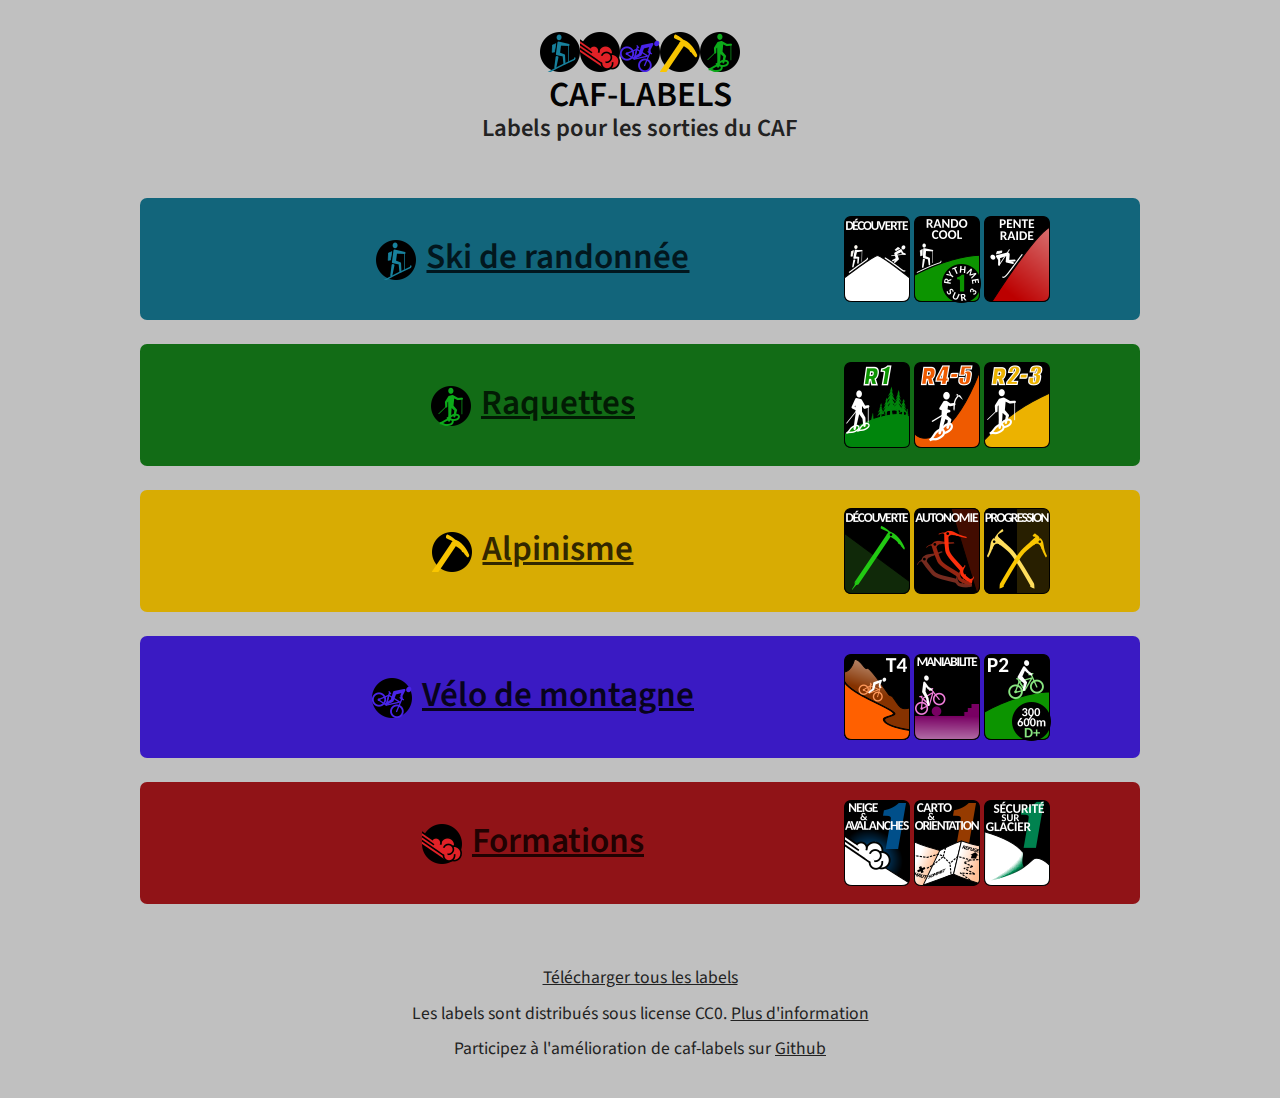
<file: docs/index.html>
<!DOCTYPE html>
<html lang="fr">
<head>
	<meta charset='utf-8' />
	<meta name="viewport" content="width=device-width, initial-scale=1.0" />
	<title>caf-labels</title>
	<meta name="description" content="Labels pour les sorties du CAF">
	<link rel="stylesheet" href="./styles.css">
	<link href="https://fonts.googleapis.com/css?family=Source+Sans+Pro:400,600" rel="stylesheet">
	<link rel="icon" type="image/png" href="racine.ico">
</head>
<body class="racine">
  <header>
		<div id="container">
            <div class="icons">
			    <img src="ski-rando/ski-rando.png" alt="randonneur à ski"/><img src="formations/formations.png" alt="avalanche"/><img src="v2m/v2m.png" alt="vélo de montagne"/><img src="alpi/alpi.png" alt="avalanche"/><img src="raquettes/raquettes.png" alt="raquettiste"/>
            </div>
			<h1>CAF-LABELS</h1>
			<h4>Labels pour les sorties du CAF</h4>
		</div>
	</header>
	<div id="content">
        <a href="./ski-rando">
		  <section class="ski-rando">
			<h2 class="section-link"><img src="ski-rando/ski-rando.png" alt="randonneur à ski"/><span>Ski de randonnée</span></h2>
                <div class="marquee">
                    <div class="marquee-inner"><!--
				        --><img class="small" src="ski-rando/70x90/12-decouverte.png" alt="découverte"/><!--
				        --><img class="small" src="ski-rando/70x90/20-rando-cool.png" alt="rando cool"/><!--
				        --><img class="small" src="ski-rando/70x90/31-pente-raide.png" alt="pente raide"/><!--
				        --><img class="small" src="ski-rando/70x90/32-terrain-alpin.png" alt="terrain alpin"/><!--
				        --><img class="small" src="ski-rando/70x90/51-cinq-skieurs.png" alt="cinq skieurs"/><!--
				        --><img class="small" src="ski-rando/70x90/71-trois-jours.png" alt="trois jours"/><!--
				        --><img class="small" src="ski-rando/70x90/44-nuit-igloo.png" alt="sous igloo"/><!--
                        --><img class="small" src="ski-rando/70x90/12-decouverte.png" alt="découverte"/><!--
                        --><img class="small" src="ski-rando/70x90/20-rando-cool.png" alt="rando cool"/><!--
				        --><img class="small" src="ski-rando/70x90/31-pente-raide.png" alt="pente raide"/><!--
                    --></div>
            </div>
		  </section>
        </a>
        <a href="./raquettes">
		  <section class="raquettes">
			<h2 class="section-link"><img src="raquettes/raquettes.png" alt="raquettiste"/><span>Raquettes</span></h2>
            <div class="marquee">
                <div class="marquee-inner"><!--
				    --><img class="small" src="raquettes/70x90/20-r1.png" alt="R1"/><!--
				    --><img class="small" src="raquettes/70x90/22-r4-r5.png" alt="R4-5"/><!--
				    --><img class="small" src="raquettes/70x90/21-r2-r3.png" alt="R2-3"/><!--
				    --><img class="small" src="raquettes/70x90/20-r1.png" alt="R1"/><!--
				    --><img class="small" src="raquettes/70x90/22-r4-r5.png" alt="R4-5"/><!--
				    --><img class="small" src="raquettes/70x90/21-r2-r3.png" alt="R2-3"/><!--
                --></div>
			</div>
		  </section>
        </a>
        <a href="./alpi">
		  <section class="alpi">
			<h2 class="section-link"><img src="alpi/alpi.png" alt="piolet"/><span>Alpinisme</span></h2>
            <div class="marquee">
                <div class="marquee-inner"><!--
				    --><img class="small" src="alpi/70x90/11-decouverte.png" alt="découerte"/><!--
				    --><img class="small" src="alpi/70x90/13-autonomie.png" alt="autonomie"/><!--
				    --><img class="small" src="alpi/70x90/12-progression.png" alt="progression"/><!--
				    --><img class="small" src="alpi/70x90/11-decouverte.png" alt="decouverte"/><!--
				    --><img class="small" src="alpi/70x90/13-autonomie.png" alt="autonomie"/><!--
				    --><img class="small" src="alpi/70x90/12-progression.png" alt="progression"/><!--
                --></div>
			</div>
		  </section>
        </a>
        <a href="./v2m">
		  <section class="v2m">
			<h2 class="section-link"><img src="v2m/v2m.png" alt="vélo"/><span>Vélo de montagne</span></h2>
            <div class="marquee">
                <div class="marquee-inner"><!--
				        --><img class="small" src="v2m/70x90/22-t4.png" alt="t4"/><!--
				        --><img class="small" src="v2m/70x90/13-maniabilite.png" alt="maniabilite"/><!--
				        --><img class="small" src="v2m/70x90/30-p2.png" alt="p2"/><!--
				        --><img class="small" src="v2m/70x90/15-poussage.png" alt="poussage"/><!--
				        --><img class="small" src="v2m/70x90/21-t3.png" alt="t3"/><!--
				        --><img class="small" src="v2m/70x90/12-mecanique.png" alt="mecanique"/><!--
				        --><img class="small" src="v2m/70x90/11-carto-orientation.png" alt="cartographie et orientation"/><!--
				        --><img class="small" src="v2m/70x90/22-t4.png" alt="t4"/><!--
				        --><img class="small" src="v2m/70x90/13-maniabilite.png" alt="maniabilite"/><!--
				        --><img class="small" src="v2m/70x90/30-p2.png" alt="p2"/><!--
                --></div>
			</div>
		  </section>
        </a>
        <a href="./formations">
		  <section class="formations">
			<h2 class="section-link"><img src="formations/formations.png" alt="avalanche"/><span>Formations</span></h2>
            <div class="marquee">
                <div class="marquee-inner"><!--
				    --><img class="small" src="formations/70x90/80-na1.png" alt="neige & avalanche 1"/><!--
				    --><img class="small" src="formations/70x90/82-co1.png" alt="carto & orientation 1"/><!--
				    --><img class="small" src="formations/70x90/84-sg1.png" alt="sécurité sur glacier 1"/><!--
				    --><img class="small" src="formations/70x90/81-na2.png" alt="neige & avalanche 2"/><!--
				    --><img class="small" src="formations/70x90/83-co2.png" alt="carto & orientation 2"/><!--
				    --><img class="small" src="formations/70x90/85-sg2.png" alt="sécurité sur glacier"/><!--
				    --><img class="small" src="formations/70x90/80-na1.png" alt="neige & avalanche 1"/><!--
				    --><img class="small" src="formations/70x90/82-co1.png" alt="carto & orientation 1"/><!--
				    --><img class="small" src="formations/70x90/84-sg1.png" alt="sécurité sur glacier 1"/><!--

                --></div>
			</div>
		  </section>
        </a>
	</div>
	<footer>
		<div>
			<form action ="./caf-labels.zip" method="get">
				<button type="submit">Télécharger tous les labels</button>
			</form>
		</div>
		<div>
			Les labels sont distribués sous license CC0.
			<a href="https://creativecommons.org/share-your-work/public-domain/cc0" target="_blank" rel="noopener noreferrer">
				Plus d'information
			</a>
		</div>
		<div>
			Participez à l'amélioration de caf-labels sur <a href="https://github.com/Artesonraju/caf-labels" target="_blank" rel="noopener noreferrer">Github</a>
		</div>
	</footer>
  <script src="./script.js"></script>
</html>
</file>
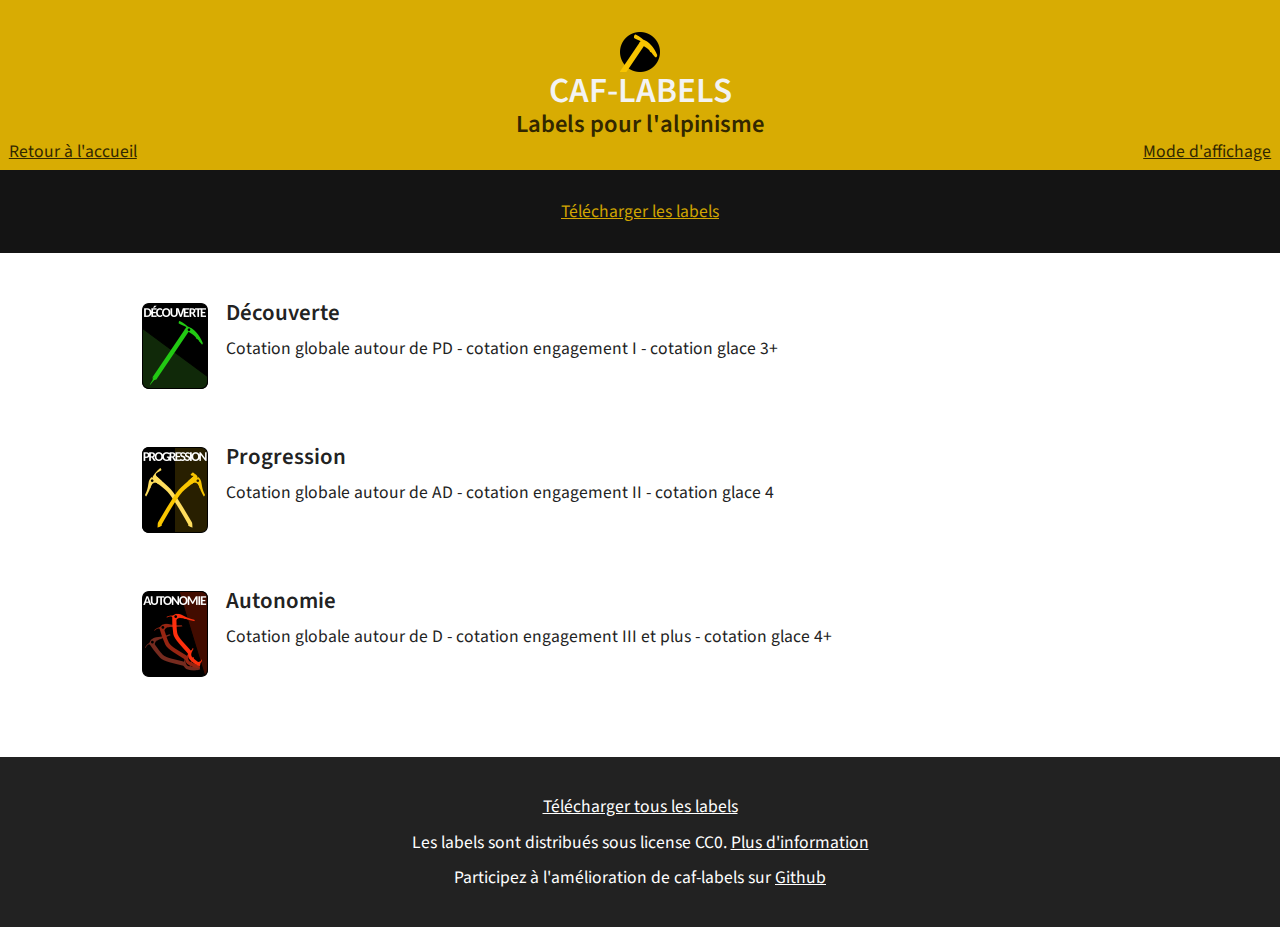
<file: docs/alpi/index.html>
<!DOCTYPE html>
<html lang="fr">
<head>
	<meta charset='utf-8' />
	<meta name="viewport" content="width=device-width, initial-scale=1.0" />
	<title>Alpinisme - caf-labels</title>
	<meta name="description" content="Labels pour l'alpinisme">
	<link rel="stylesheet" href="../styles.css">
	<link href="https://fonts.googleapis.com/css?family=Source+Sans+Pro:400,600" rel="stylesheet">
	<link rel="icon" type="image/png" href="alpi.ico">
</head>
<body class="alpi">
  <header>
		<div id="container">
			<img src="alpi.png" alt="piolet">
			<h1>CAF-LABELS</h1>
			<h4>Labels pour l'alpinisme</h4>
			<a class="back-home" href="..">Retour à l'accueil</a>
			<a class="display-mode" onclick="switchMode()">Mode d'affichage</a>
		</div>
	</header>
	<div id="content">
		<a class="slider previous" onclick="prevSlide()">Précédent</a>
		<a class="slider next" onclick="nextSlide()">Suivant</a>
		<div class="categories">
		    <form action ="caf-labels-alpi.zip" method="get">
			    <button type="submit">Télécharger les labels</button>
		    </form>
        </div>
		<section id="alpi" class="showing">

			<div id="11-decouverte" class="item showing">
				<img class="small" onclick="select('11-decouverte');" src="70x90/11-decouverte.png" alt="découverte" title="Découverte">
				<img onclick="unselect();" class="hidden" src="210x270/11-decouverte.png" alt="découverte" title="Découverte">
				<div>
					<h4>Découverte</h4>
				    <p>Cotation globale autour de PD - cotation engagement I - cotation glace 3+</p>
				</div>
			</div>

			<div id="12-progression" class="item">
				<img class="small" onclick="select('12-progression');" src="70x90/12-progression.png" alt="progression" title="Progression">
				<img onclick="unselect();" class="hidden" src="210x270/12-progression.png" alt="progression" title="Progression">
				<div>
					<h4>Progression</h4>
					<p>Cotation globale autour de AD - cotation engagement II - cotation glace 4</p>
				</div>
			</div>

			<div id="13-autonomie" class="item">
				<img class="small" onclick="select('13-autonomie');" src="70x90/13-autonomie.png" alt="autonomie" title="Autonomie">
				<img onclick="unselect();" class="hidden" src="210x270/13-autonomie.png" alt="autonomie" title="Autonomie">
				<div>
					<h4>Autonomie</h4>
				    <p>Cotation globale autour de D - cotation engagement III et plus - cotation glace 4+</p>
				</div>
			</div>
		</section>
	</div>
	<footer>
		<div>
			<form action ="../caf-labels.zip" method="get">
				<button type="submit">Télécharger tous les labels</button>
			</form>
		</div>
		<div>
			Les labels sont distribués sous license CC0.
			<a href="https://creativecommons.org/share-your-work/public-domain/cc0" target="_blank" rel="noopener noreferrer">
				Plus d'information
			</a>
		</div>
		<div>
			Participez à l'amélioration de caf-labels sur <a href="https://github.com/Artesonraju/caf-labels" target="_blank" rel="noopener noreferrer">Github</a>
		</div>
	</footer>
  <script src="../script.js"></script>
</html>
</file>
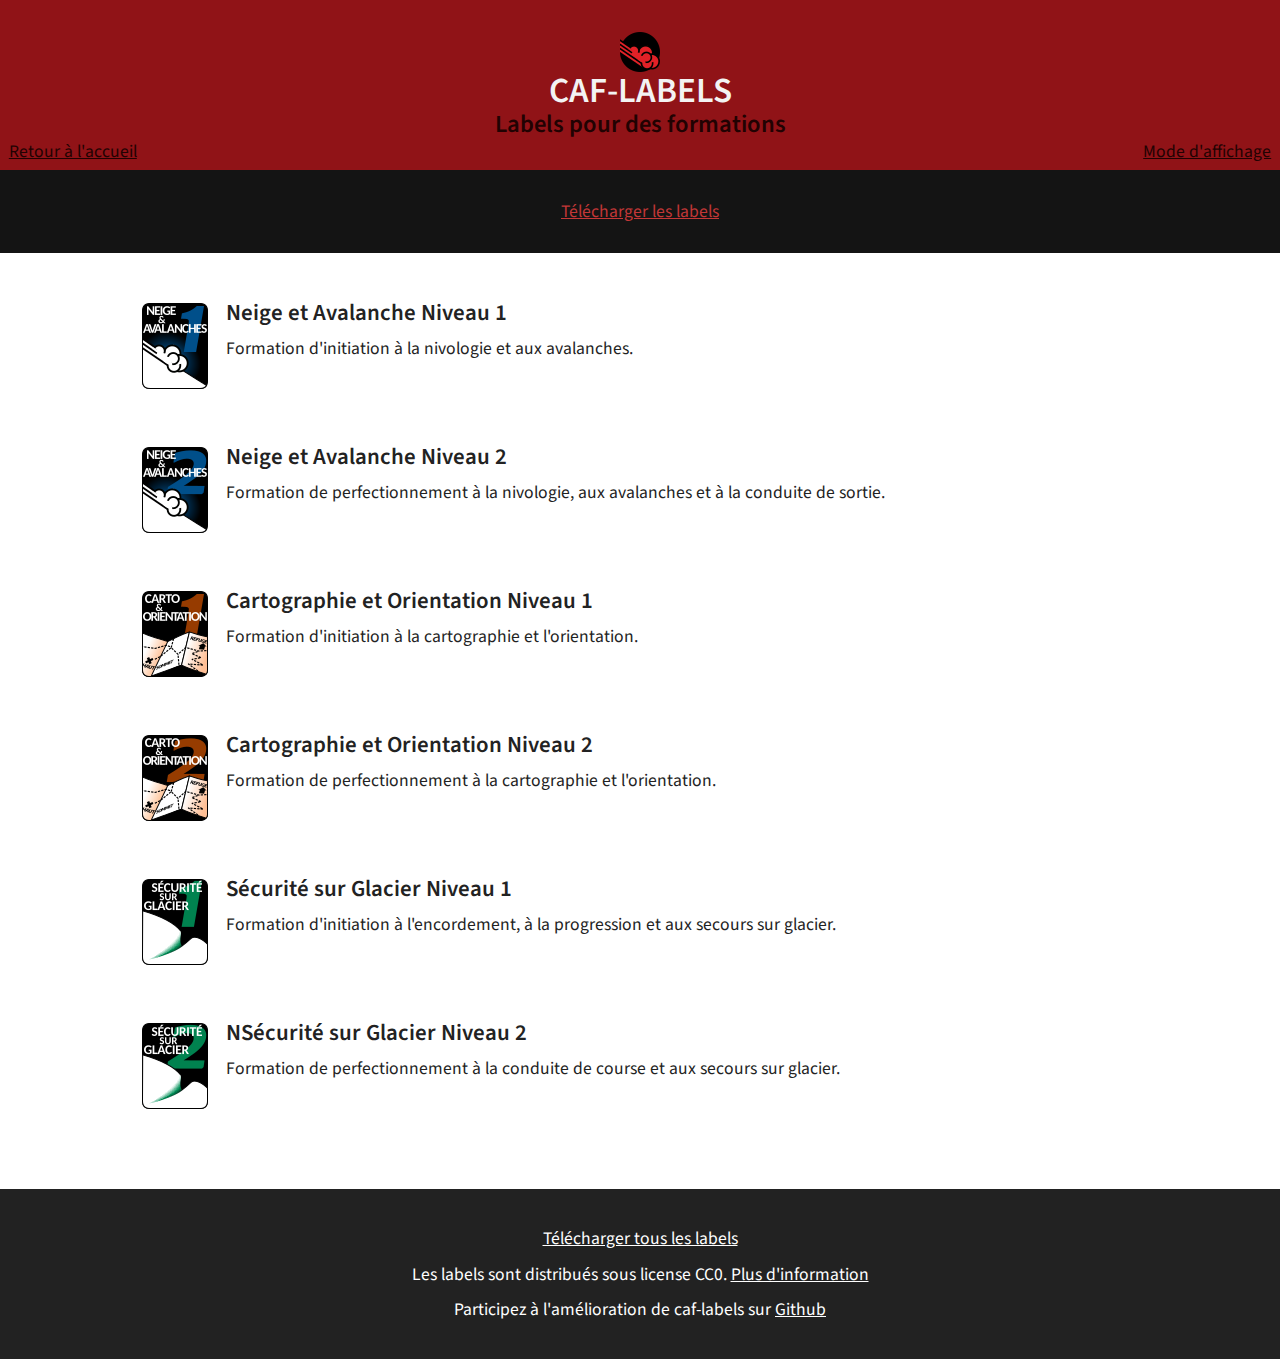
<file: docs/formations/index.html>
<!DOCTYPE html>
<html lang="fr">
<head>
	<meta charset='utf-8' />
	<meta name="viewport" content="width=device-width, initial-scale=1.0" />
	<title>Formations - caf-labels</title>
	<meta name="description" content="Labels pour les formations">
	<link rel="stylesheet" href="../styles.css">
	<link href="https://fonts.googleapis.com/css?family=Source+Sans+Pro:400,600" rel="stylesheet">
	<link rel="icon" type="image/png" href="formations.ico">
</head>
<body class="formations">
  <header>
		<div id="container">
			<img src="formations.png" alt="avalanche">
			<h1>CAF-LABELS</h1>
			<h4>Labels pour des formations</h4>
			<a class="back-home" href="..">Retour à l'accueil</a>
			<a class="display-mode" onclick="switchMode()">Mode d'affichage</a>
		</div>
	</header>
	<div id="content">
		<a class="slider previous" onclick="prevSlide()">Précédent</a>
		<a class="slider next" onclick="nextSlide()">Suivant</a>
		<div class="categories">
		    <form action ="caf-labels-formations.zip" method="get">
			    <button type="submit">Télécharger les labels</button>
		    </form>
        </div>
		<section id="formations" class="showing">

			<div id="80-na1" class="item showing">
				<img class="small" onclick="select('80-na1');" src="70x90/80-na1.png" alt="neige & avalanche 1" title="Formation Neige et Avalanche niveau 1">
				<img onclick="unselect();" class="hidden" src="210x270/80-na1.png" alt="neige & avalanche 1" title="Formation Neige et Avalanche niveau 1">
				<div>
					<h4>Neige et Avalanche Niveau 1</h4>
				    <p>Formation d'initiation à la nivologie et aux avalanches.</p>
				</div>
			</div>

			<div id="81-na2" class="item">
				<img class="small" onclick="select('81-na2');" src="70x90/81-na2.png" alt="neige & avalanche 2" title="Formation Neige et Avalanche niveau 2">
				<img onclick="unselect();" class="hidden" src="210x270/81-na2.png" alt="neige & avalanche 2" title="Formation Neige et Avalanche niveau 2">
				<div>
					<h4>Neige et Avalanche Niveau 2</h4>
					<p>Formation de perfectionnement à la nivologie, aux avalanches et à la conduite de sortie.</p>
				</div>
			</div>

			<div id="82-co1" class="item">
				<img class="small" onclick="select('82-co1');" src="70x90/82-co1.png" alt="carto & orientation 1" title="Formation Cartographie et Orientation niveau 1">
				<img onclick="unselect();" class="hidden" src="210x270/82-co1.png" alt="carto & orientation 1" title="Formation Cartographie et Orientation niveau 1">
				<div>
					<h4>Cartographie et Orientation Niveau 1</h4>
				    <p>Formation d'initiation à la cartographie et l'orientation.</p>
				</div>
			</div>

			<div id="83-co2" class="item">
				<img class="small" onclick="select('83-co2');" src="70x90/83-co2.png" alt="carto & orientation 2" title="Formation Cartographie et Orientation niveau 2">
				<img onclick="unselect();" class="hidden" src="210x270/83-co2.png" alt="carto & orientation 2" title="Formation Cartographie et Orientation niveau 2">
				<div>
					<h4>Cartographie et Orientation Niveau 2</h4>
					<p>Formation de perfectionnement à la cartographie et l'orientation.</p>
				</div>
			</div>

			<div id="84-sg1" class="item">
				<img class="small" onclick="select('84-sg1');" src="70x90/84-sg1.png" alt="sécurité sur glacier 1" title="Formation Sécurité sur Glacier niveau 1">
				<img onclick="unselect();" class="hidden" src="210x270/84-sg1.png" alt="sécurité sur glacier 1" title="Formation Sécurité sur Glacier niveau 1">
				<div>
					<h4>Sécurité sur Glacier Niveau 1</h4>
				    <p>Formation d'initiation à l'encordement, à la progression et aux secours sur glacier.</p>
				</div>
			</div>

			<div id="85-sg2" class="item">
				<img class="small" onclick="select('85-sg2');" src="70x90/85-sg2.png" alt="sécurité sur glacier 2" title="Formation Sécurité sur Glacier niveau 2">
				<img onclick="unselect();" class="hidden" src="210x270/85-sg2.png" alt="sécurité sur glacier 2" title="Formation Sécurité sur Glacier niveau 2">
				<div>
					<h4>NSécurité sur Glacier Niveau 2</h4>
					<p>Formation de perfectionnement à la conduite de course et aux secours sur glacier.</p>
				</div>
			</div>

		</section>
	</div>
	<footer>
		<div>
			<form action ="../caf-labels.zip" method="get">
				<button type="submit">Télécharger tous les labels</button>
			</form>
		</div>
		<div>
			Les labels sont distribués sous license CC0.
			<a href="https://creativecommons.org/share-your-work/public-domain/cc0" target="_blank" rel="noopener noreferrer">
				Plus d'information
			</a>
		</div>
		<div>
			Participez à l'amélioration de caf-labels sur <a href="https://github.com/Artesonraju/caf-labels" target="_blank" rel="noopener noreferrer">Github</a>
		</div>
	</footer>
  <script src="../script.js"></script>
</html>
</file>
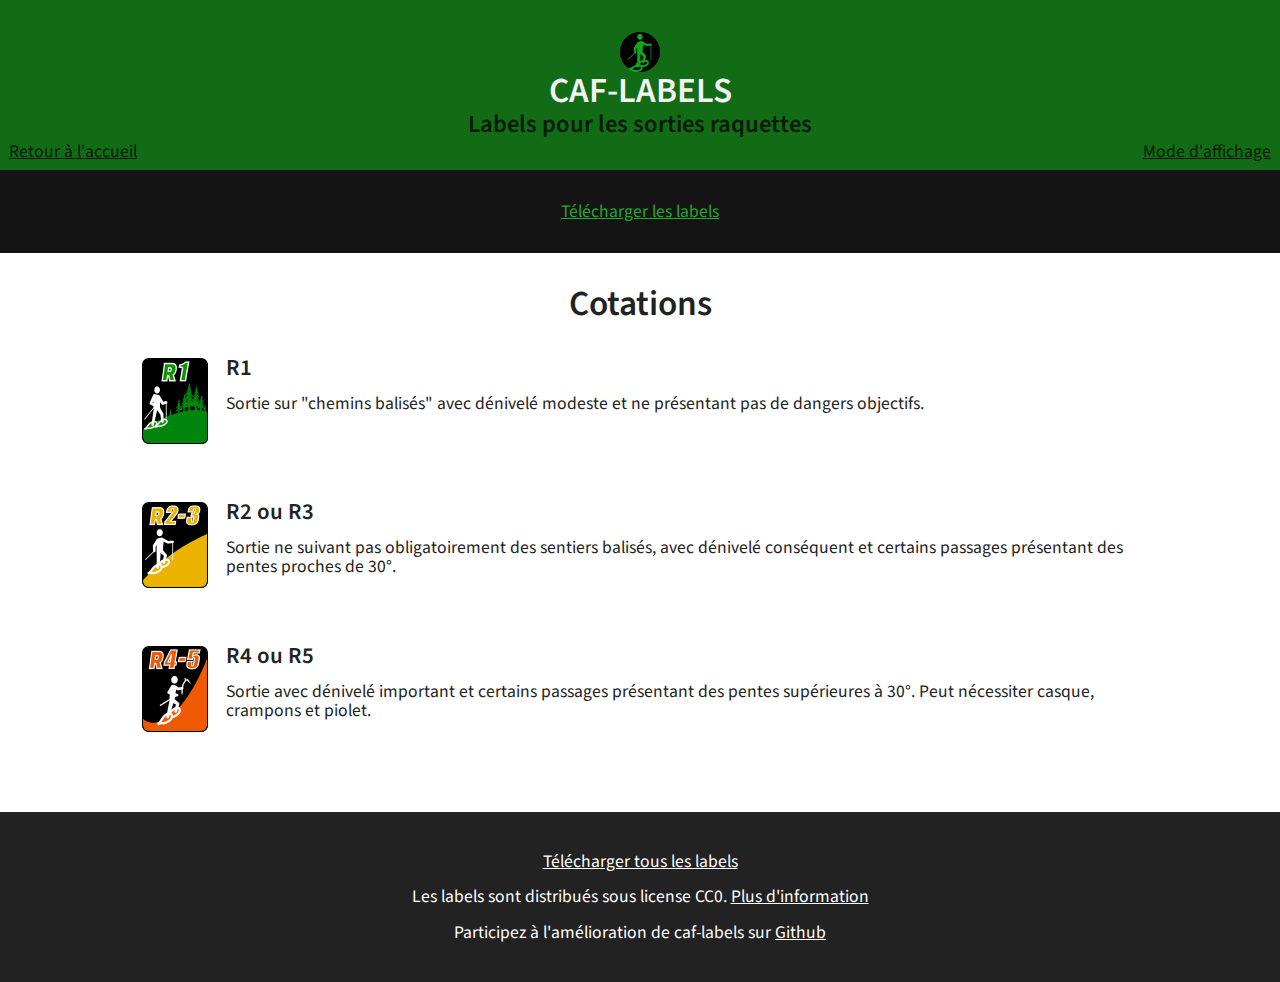
<file: docs/raquettes/index.html>
<!DOCTYPE html>
<html lang="fr">
<head>
	<meta charset='utf-8' />
	<meta name="viewport" content="width=device-width, initial-scale=1.0" />
	<title>Raquettes - caf-labels</title>
	<meta name="description" content="Labels pour les sorties en raquette">
	<link rel="stylesheet" href="../styles.css">
	<link href="https://fonts.googleapis.com/css?family=Source+Sans+Pro:400,600" rel="stylesheet">
	<link rel="icon" type="image/png" href="raquettes.ico">
</head>
<body class="raquettes">
  <header>
		<div id="container">
			<img src="raquettes.png" alt="raquettiste">
			<h1>CAF-LABELS</h1>
			<h4>Labels pour les sorties raquettes</h4>
			<a class="back-home" href="..">Retour à l'accueil</a>
			<a class="display-mode" onclick="switchMode()">Mode d'affichage</a>
		</div>
	</header>
	<div id="content">
		<a class="slider previous" onclick="prevSlide()">Précédent</a>
		<a class="slider next" onclick="nextSlide()">Suivant</a>
        <div class="categories">
		    <form action ="caf-labels-raquettes.zip" method="get">
			    <button type="submit">Télécharger les labels</button>
		    </form>
        </div>
		<section id="raquettes" class="showing">

			<h2>Cotations</h2>

			<div id="20-r1" class="item showing">
				<img class="small" onclick="select('20-r1');" src="70x90/20-r1.png" alt="R1" title="R1">
				<img onclick="unselect();" class="hidden" src="210x270/20-r1.png" alt="R1" title="R1">
				<div>
					<h4>R1</h4>
				    <p>Sortie sur "chemins balisés" avec dénivelé modeste et ne présentant pas de dangers objectifs.</p>
				</div>
			</div>

			<div id="21-r2-r3" class="item">
				<img class="small" onclick="select('21-r2-r3');" src="70x90/21-r2-r3.png" alt="R2-3" title="R2 ou R3">
				<img onclick="unselect();" class="hidden" src="210x270/21-r2-r3.png" alt="R2-3" title="R2 ou R3">
				<div>
					<h4>R2 ou R3</h4>
					<p>Sortie ne suivant pas obligatoirement des sentiers balisés, avec dénivelé conséquent et certains passages présentant des pentes proches de 30°.</p>
				</div>
			</div>

			<div id="22-r4-r5" class="item">
				<img class="small" onclick="select('22-r4-r5');" src="70x90/22-r4-r5.png" alt="R4-5" title="R4 ou R5">
				<img onclick="unselect();" class="hidden" src="210x270/22-r4-r5.png" alt="R4-5" title="R4 ou R5">
				<div>
					<h4>R4 ou R5</h4>
				    <p>Sortie avec dénivelé important et certains passages présentant des pentes supérieures à 30°. Peut nécessiter casque, crampons et piolet.</p>
				</div>
			</div>

		</section>
	</div>
	<footer>
		<div>
			<form action ="../caf-labels.zip" method="get">
				<button type="submit">Télécharger tous les labels</button>
			</form>
		</div>
		<div>
			Les labels sont distribués sous license CC0.
			<a href="https://creativecommons.org/share-your-work/public-domain/cc0" target="_blank" rel="noopener noreferrer">
				Plus d'information
			</a>
		</div>
		<div>
			Participez à l'amélioration de caf-labels sur <a href="https://github.com/Artesonraju/caf-labels" target="_blank" rel="noopener noreferrer">Github</a>
		</div>
	</footer>
  <script src="../script.js"></script>
</html>
</file>
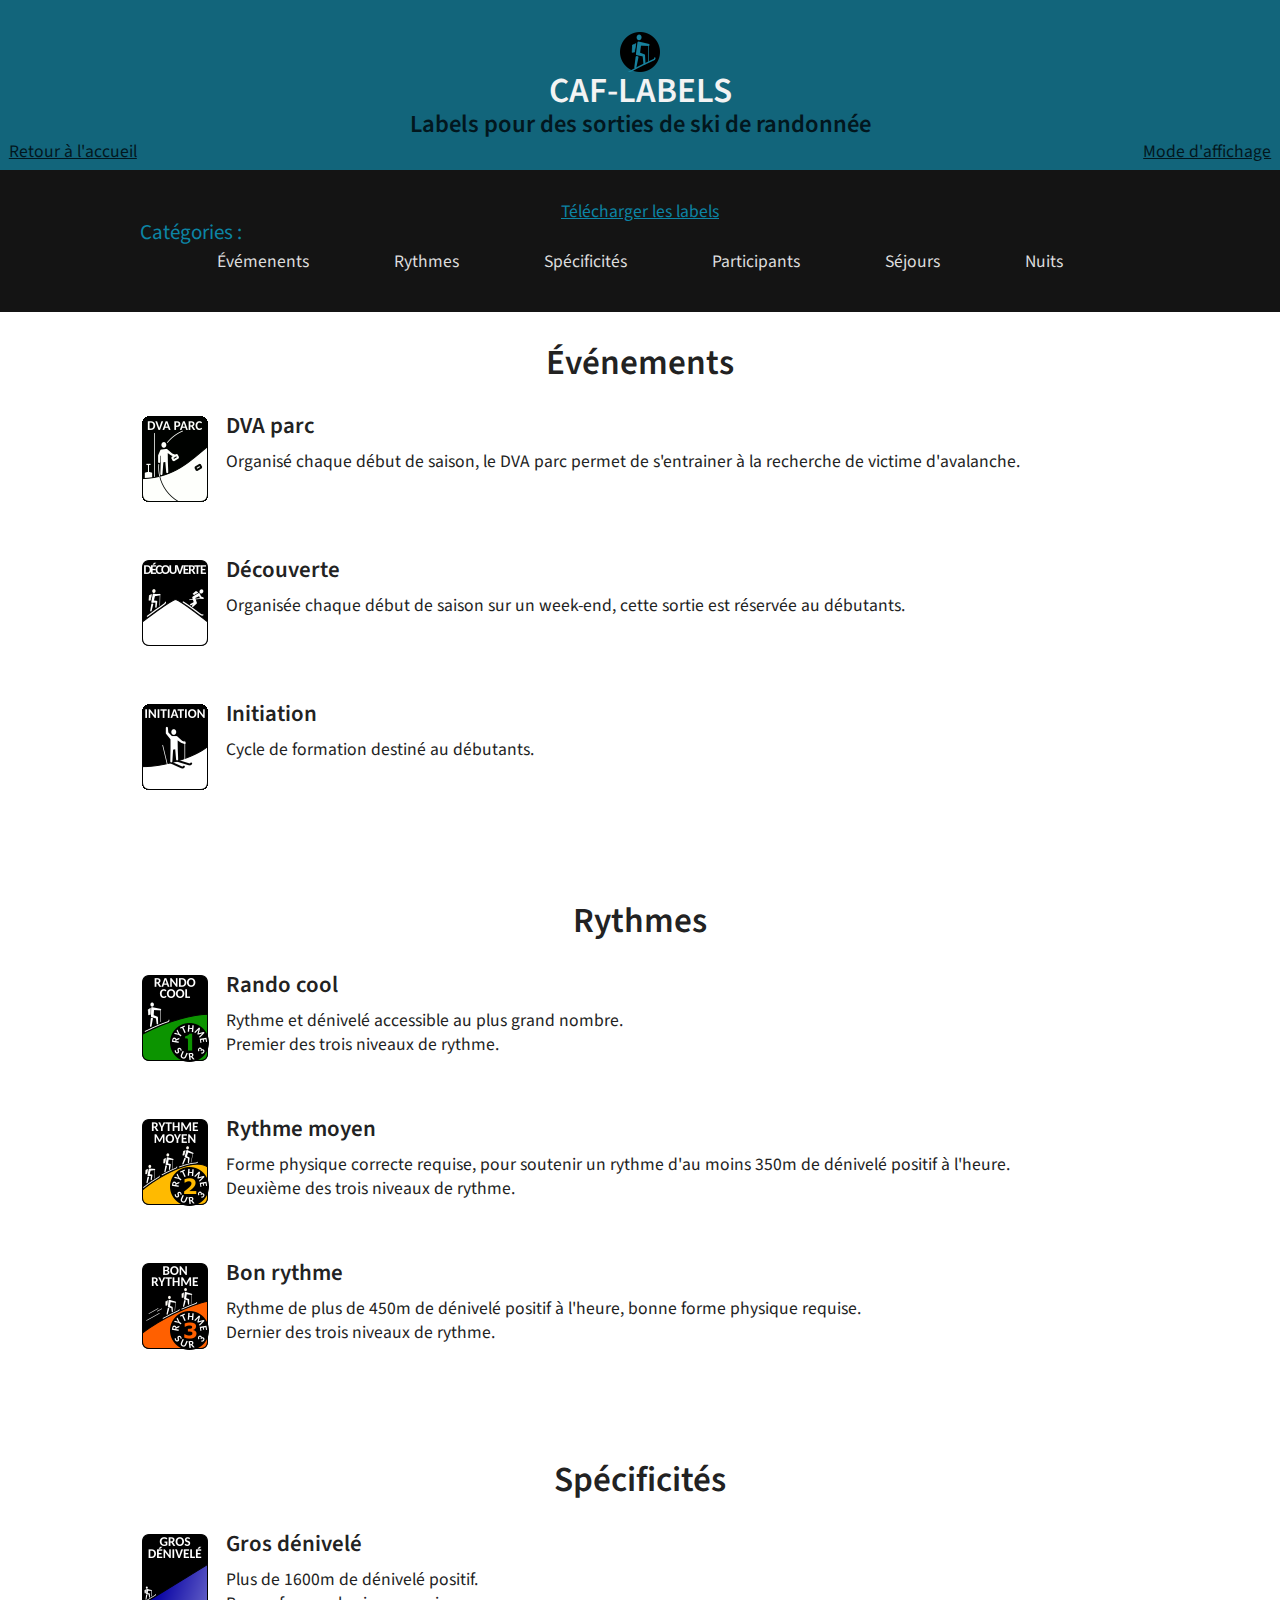
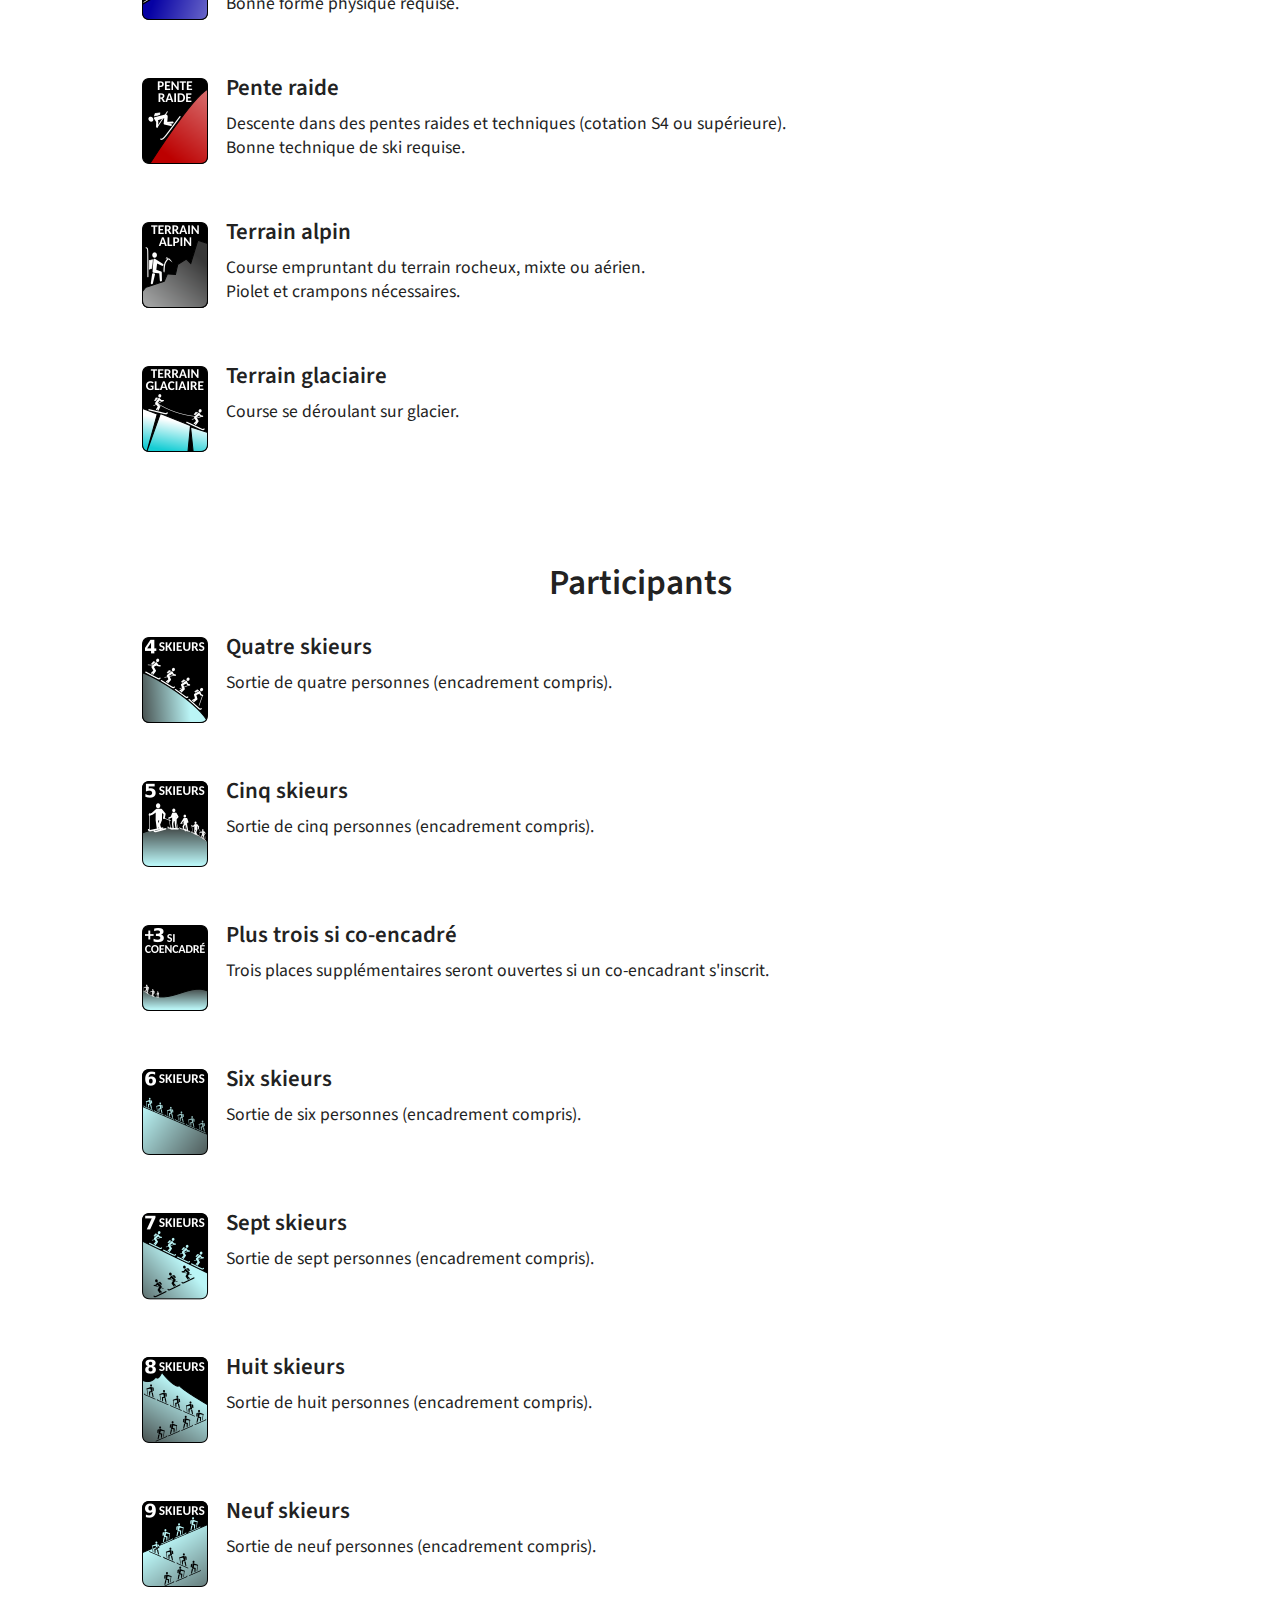
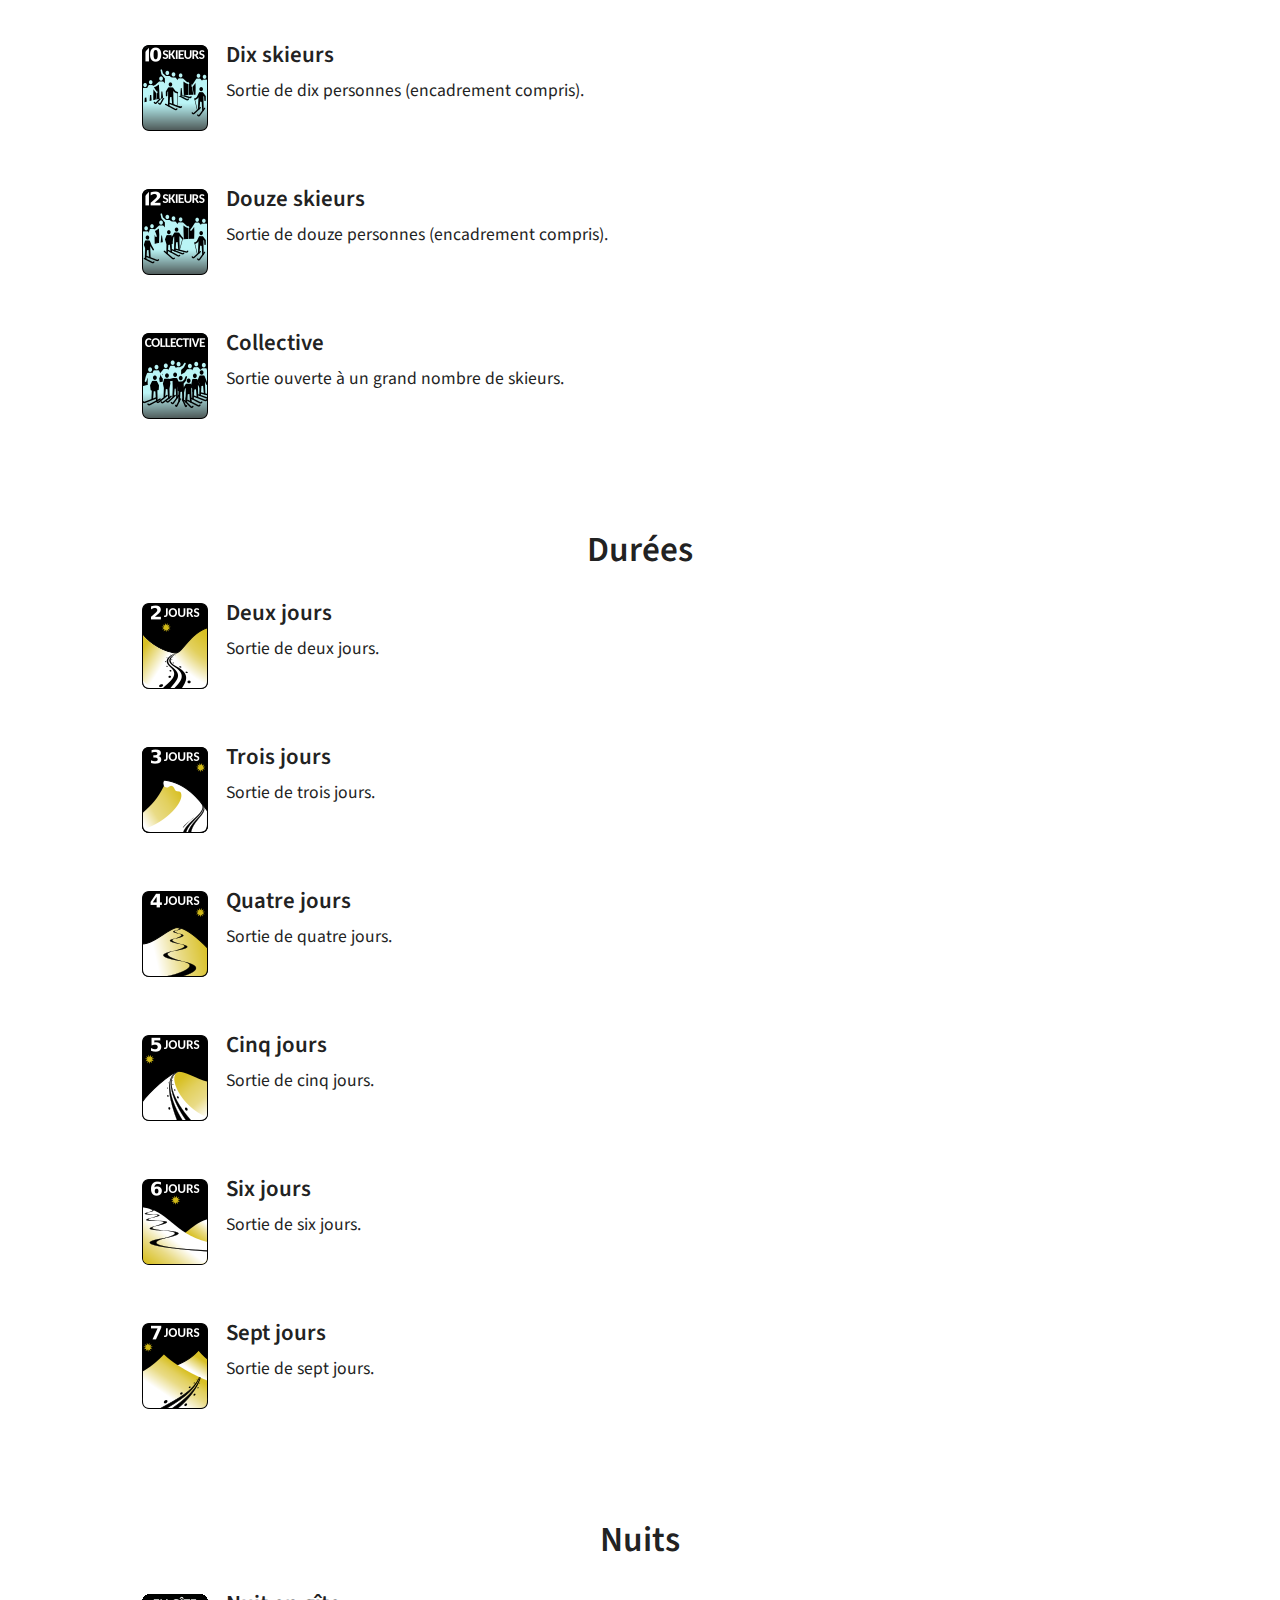
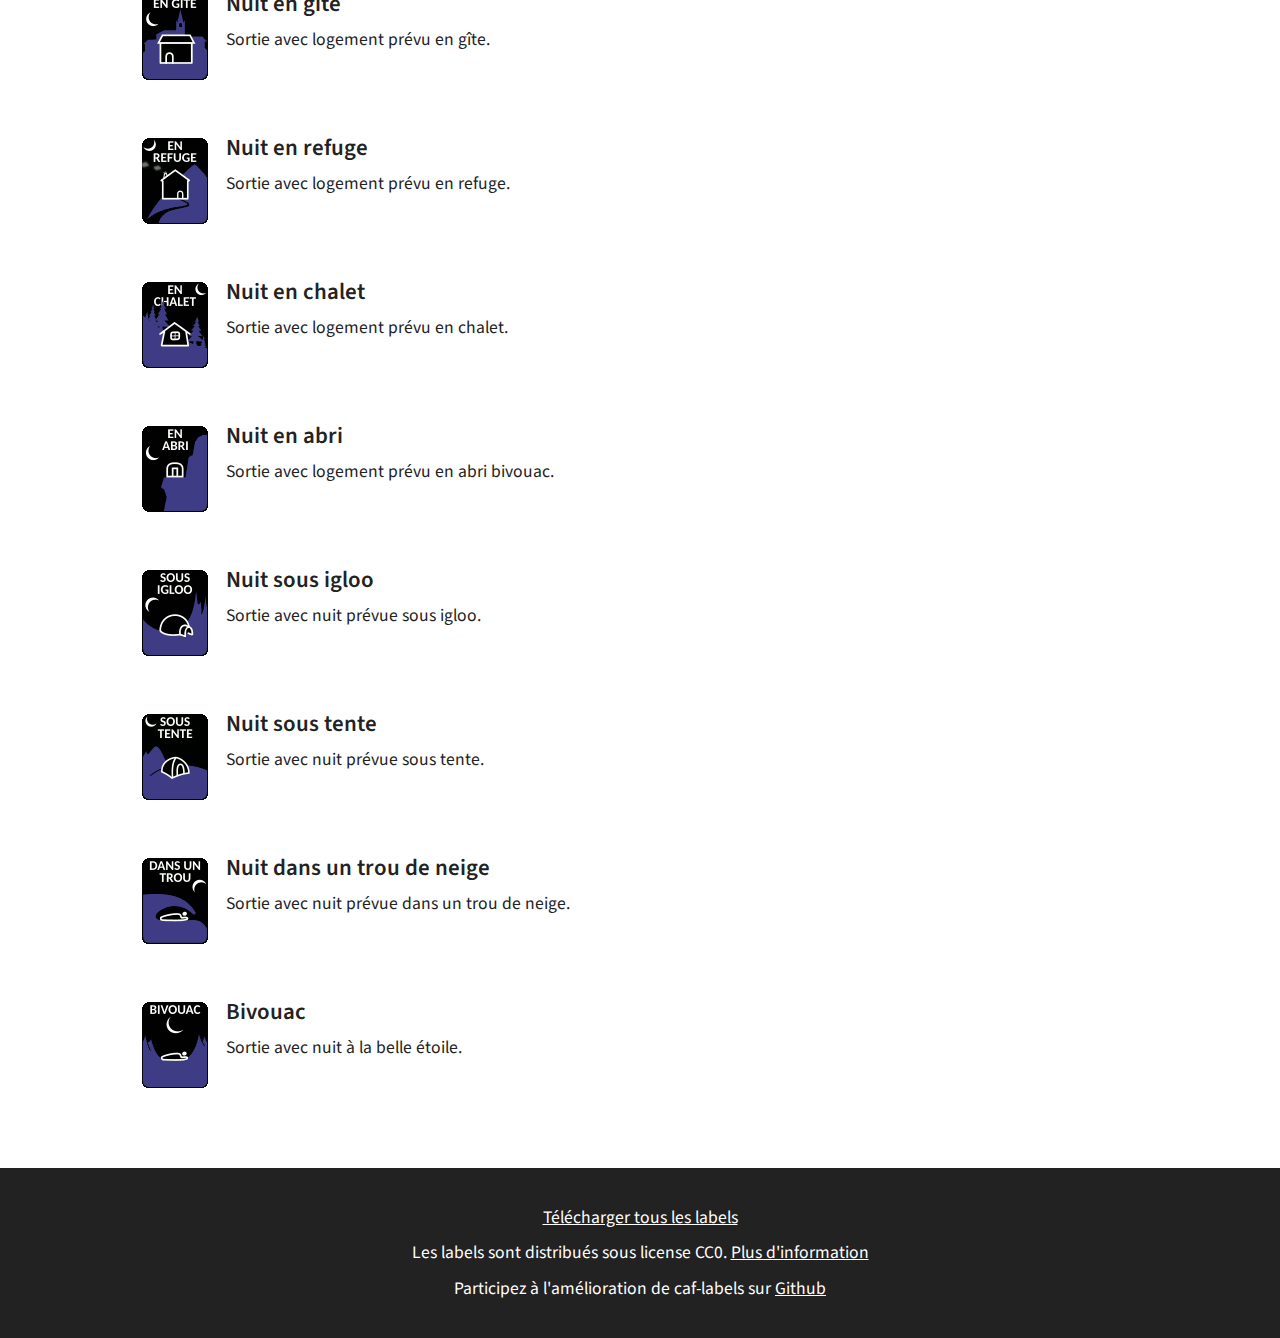
<file: docs/ski-rando/index.html>
<!DOCTYPE html>
<html lang="fr">
<head>
	<meta charset='utf-8' />
	<meta name="viewport" content="width=device-width, initial-scale=1.0" />
	<title>Ski de Rando - caf-labels</title>
	<meta name="description" content="Labels pour sorties de ski de rando">
	<link rel="stylesheet" href="../styles.css">
	<link href="https://fonts.googleapis.com/css?family=Source+Sans+Pro:400,600" rel="stylesheet">
	<link rel="icon" type="image/png" href="ski-rando.ico">
</head>
<body class="ski-rando">
  <header>
		<div id="container">
			<img src="ski-rando.png" alt="randonneur à ski">
			<h1>CAF-LABELS</h1>
			<h4>Labels pour des sorties de ski de randonnée</h4>
			<a class="back-home" href="..">Retour à l'accueil</a>
			<a class="display-mode" onclick="switchMode()">Mode d'affichage</a>
		</div>
	</header>
	<div id="content">
		<a class="slider previous" onclick="prevSlide()">Précédent</a>
		<a class="slider next" onclick="nextSlide()">Suivant</a>
		<div class="categories">
		    <form action ="caf-labels-ski-rando.zip" method="get">
			    <button type="submit">Télécharger les labels</button>
		    </form>
			<div class="container">
				<h4>Catégories :</h4>
				<ul class="types">
				  <li class="type"><a href="#events">Évémenents</a></li>
				  <li class="type"><a href="#rythm">Rythmes</a></li>
				  <li class="type"><a href="#specific">Spécificités</a></li>
				  <li class="type"><a href="#group">Participants</a></li>
				  <li class="type"><a href="#length">Séjours</a></li>
				  <li class="type"><a href="#night">Nuits</a></li>
				</ul>
			</div>
		</div>

		<section id="events" class="showing">
			<h2>Événements</h2>

			<div id="10-dva-parc" class="item showing">
				<img class="small" onclick="select('10-dva-parc');" src="70x90/animations/10-dva-parc.gif" alt="dva parc" title="Entrainement à la recherche de victime d'avalanche">
				<img onclick="unselect();" class="hidden" src="210x270/10-dva-parc.png" alt="dva parc" title="Entrainement à la recherche de victime d'avalanche">
				<div>
					<h4>DVA parc</h4>
					<p>Organisé chaque début de saison, le DVA parc permet de s'entrainer à la recherche de victime d'avalanche.</p>
				</div>
			</div>

			<div id="12-decouverte" class="item">
				<img class="small" onclick="select('12-decouverte');" src="70x90/12-decouverte.png" alt="découverte" title="Sortie réservée aux débutants">
				<img onclick="unselect();" class="hidden" src="210x270/12-decouverte.png" alt="découverte" title="Sortie réservée aux débutants">
				<div>
					<h4>Découverte</h4>
					<p>Organisée chaque début de saison sur un week-end, cette sortie est réservée au débutants.</p>
				</div>
			</div>

			<div id="11-initiation" class="item">
				<img class="small" onclick="select('11-initiation');" src="70x90/animations/11-initiation.gif" alt="initiation" title="Cycle de formation destiné au débutants">
				<img onclick="unselect();" class="hidden" src="210x270/11-initiation.png" alt="initiation" title="Cycle de formation destiné au débutants">
				<div>
					<h4>Initiation</h4>
					<p>Cycle de formation destiné au débutants.</p>
				</div>
			</div>

		</section>

		<section id="rythm">
			<h2>Rythmes</h2>
			<div id="20-rando-cool" class="item">
				<img class="small" onclick="select('20-rando-cool');" src="70x90/20-rando-cool.png" alt="rando cool" title="Rythme et dénivelé accessible au plus grand nombre. Niveau 1 sur 3">
				<img onclick="unselect();" class="hidden" src="210x270/20-rando-cool.png" alt="rando cool" title="Rythme et dénivelé accessible au plus grand nombre. Niveau 1 sur 3">
				<div>
					<h4>Rando cool</h4>
					<p>Rythme et dénivelé accessible au plus grand nombre.</p>
					<p>Premier des trois niveaux de rythme.</p>
				</div>
			</div>

			<div id="21-rythme-moyen" class="item">
				<img class="small" onclick="select('21-rythme-moyen');" src="70x90/21-rythme-moyen.png" alt="rythme moyen" title="Forme physique correcte requise, pour soutenir un rythme d'au moins 350m de dénivelé positif à l'heure. Niveau 2 sur 3">
				<img onclick="unselect();" class="hidden" src="210x270/21-rythme-moyen.png" alt="rythme moyen" title="Forme physique correcte requise, pour soutenir un rythme d'au moins 350m de dénivelé positif à l'heure. Niveau 2 sur 3">
				<div>
					<h4>Rythme moyen</h4>
					<p>Forme physique correcte requise, pour soutenir un rythme d'au moins 350m de dénivelé positif à l'heure.</p>
					<p>Deuxième des trois niveaux de rythme.</p>
				</div>
			</div>

			<div id="22-bon-rythme" class="item">
				<img class="small" onclick="select('22-bon-rythme');" src="70x90/22-bon-rythme.png" alt="bon rythme" title="Rythme de plus de 450m de dénivelé positif à l'heure, bonne forme physique requise. Niveau 3 sur 3">
				<img onclick="unselect();" class="hidden" src="210x270/22-bon-rythme.png" alt="bon rythme" title="Rythme de plus de 450m de dénivelé positif à l'heure, bonne forme physique requise. Niveau 3 sur 3">
				<div>
					<h4>Bon rythme</h4>
					<p>Rythme de plus de 450m de dénivelé positif à l'heure, bonne forme physique requise.</p>
					<p>Dernier des trois niveaux de rythme.</p>
				</div>
			</div>
		</section>

		<section id="specific">

			<h2>Spécificités</h2>

			<div id="30-gros-denivelé" class="item">
				<img class="small" onclick="select('30-gros-denivelé');" src="70x90/30-gros-denivelé.png" alt="gros dénivelé" title="Plus de 1600m de dénivelé positif.">
				<img onclick="unselect();" class="hidden" src="210x270/30-gros-denivelé.png" alt="gros dénivelé" title="Plus de 1600m de dénivelé positif.">
				<div>
					<h4>Gros dénivelé</h4>
					<p>Plus de 1600m de dénivelé positif.</p>
					<p>Bonne forme physique requise.</p>
				</div>
			</div>

			<div id="31-pente-raide" class="item">
				<img class="small" onclick="select('31-pente-raide');" src="70x90/31-pente-raide.png" alt="pente raide" title="Descente dans des pentes raides et techniques (cotation S4 ou supérieure).">
				<img onclick="unselect();" class="hidden" src="210x270/31-pente-raide.png" alt="pente raide" title="Descente dans des pentes raides et techniques (cotation S4 ou supérieure).">
				<div>
					<h4>Pente raide</h4>
					<p>Descente dans des pentes raides et techniques (cotation S4 ou supérieure).</p>
					<p>Bonne technique de ski requise.</p>
				</div>
			</div>

			<div id="32-terrain-alpin" class="item">
				<img class="small" onclick="select('32-terrain-alpin');" src="70x90/32-terrain-alpin.png" alt="terrain alpin" title="Course empruntant du terrain rocheux, mixte ou aérien.">
				<img onclick="unselect();" class="hidden" src="210x270/32-terrain-alpin.png" alt="terrain alpin" title="Course empruntant du terrain rocheux, mixte ou aérien.">
				<div>
					<h4>Terrain alpin</h4>
					<p>Course empruntant du terrain rocheux, mixte ou aérien.</p>
					<p>Piolet et crampons nécessaires.</p>
				</div>
			</div>

			<div id="33-terrain-glaciaire" class="item">
				<img class="small" onclick="select('33-terrain-glaciaire');" src="70x90/33-terrain-glaciaire.png" alt="terrain glaciaire" title="Course se déroulant sur glacier.">
				<img onclick="unselect();" class="hidden" src="210x270/33-terrain-glaciaire.png" alt="terrain glaciaire" title="Course se déroulant sur glacier.">
				<div>
					<h4>Terrain glaciaire</h4>
					<p>Course se déroulant sur glacier.</p>
				</div>
			</div>

		</section>

		<section id="group">

			<h2>Participants</h2>

			<div id="50-quatre-skieurs" class="item">
				<img class="small" onclick="select('50-quatre-skieurs');" src="70x90/50-quatre-skieurs.png" alt="quatre skieurs" title="Sortie de quatre personnes (encadrement compris).">
				<img onclick="unselect();" class="hidden" src="210x270/50-quatre-skieurs.png" alt="quatre skieurs" title="Sortie de quatre personnes (encadrement compris).">
				<div>
					<h4>Quatre skieurs</h4>
					<p>Sortie de quatre personnes (encadrement compris).</p>
				</div>
			</div>

			<div id="51-cinq-skieurs" class="item">
				<img class="small" onclick="select('51-cinq-skieurs');" src="70x90/51-cinq-skieurs.png" alt="cinq skieurs" title="Sortie de cinq personnes (encadrement compris).">
				<img onclick="unselect();" class="hidden" src="210x270/51-cinq-skieurs.png" alt="cinq skieurs" title="Sortie de cinq personnes (encadrement compris).">
				<div>
					<h4>Cinq skieurs</h4>
					<p>Sortie de cinq personnes (encadrement compris).</p>
				</div>
			</div>

			<div id="52-plus-trois-skieurs" class="item">
				<img class="small" onclick="select('52-plus-trois-skieurs');" src="70x90/52-plus-trois-skieurs.png" alt="plus trois si co-encadré" title="Trois places supplémentaires seront ouvertes si un co-encadrant s'inscrit.">
				<img onclick="unselect();" class="hidden" src="210x270/52-plus-trois-skieurs.png" alt="plus trois si co-encadré" title="Trois places supplémentaires seront ouvertes si un co-encadrant s'inscrit.">
				<div>
					<h4>Plus trois si co-encadré</h4>
					<p>Trois places supplémentaires seront ouvertes si un co-encadrant s'inscrit.</p>
				</div>
			</div>

			<div id="53-six-skieurs" class="item">
				<img class="small" onclick="select('53-six-skieurs');" src="70x90/53-six-skieurs.png" alt="six skieurs" title="Sortie de six personnes (encadrement compris).">
				<img onclick="unselect();" class="hidden" src="210x270/53-six-skieurs.png" alt="six skieurs" title="Sortie de six personnes (encadrement compris).">
				<div>
					<h4>Six skieurs</h4>
					<p>Sortie de six personnes (encadrement compris).</p>
				</div>
			</div>

			<div id="54-sept-skieurs" class="item">
				<img class="small" onclick="select('54-sept-skieurs');" src="70x90/54-sept-skieurs.png" alt="sept skieurs" title="Sortie de sept personnes (encadrement compris).">
				<img onclick="unselect();" class="hidden" src="210x270/54-sept-skieurs.png" alt="sept skieurs" title="Sortie de sept personnes (encadrement compris).">
				<div>
					<h4>Sept skieurs</h4>
					<p>Sortie de sept personnes (encadrement compris).</p>
				</div>
			</div>

			<div id="55-huit-skieurs" class="item">
				<img class="small" onclick="select('55-huit-skieurs');" src="70x90/55-huit-skieurs.png" alt="huit skieurs" title="Sortie de huit personnes (encadrement compris).">
				<img onclick="unselect();" class="hidden" src="210x270/55-huit-skieurs.png" alt="huit skieurs" title="Sortie de huit personnes (encadrement compris).">
				<div>
					<h4>Huit skieurs</h4>
					<p>Sortie de huit personnes (encadrement compris).</p>
				</div>
			</div>

			<div id="56-neuf-skieurs" class="item">
				<img class="small" onclick="select('56-neuf-skieurs');" src="70x90/56-neuf-skieurs.png" alt="neuf skieurs" title="Sortie de neuf personnes (encadrement compris).">
				<img onclick="unselect();" class="hidden" src="210x270/56-neuf-skieurs.png" alt="neuf skieurs" title="Sortie de neuf personnes (encadrement compris).">
				<div>
					<h4>Neuf skieurs</h4>
					<p>Sortie de neuf personnes (encadrement compris).</p>
				</div>
			</div>

			<div id="57-dix-skieurs" class="item">
				<img class="small" onclick="select('57-dix-skieurs');" src="70x90/57-dix-skieurs.png" alt="dix skieurs" title="Sortie de dix personnes (encadrement compris).">
				<img onclick="unselect();" class="hidden" src="210x270/57-dix-skieurs.png" alt="dix skieurs" title="Sortie de dix personnes (encadrement compris).">
				<div>
					<h4>Dix skieurs</h4>
					<p>Sortie de dix personnes (encadrement compris).</p>
				</div>
			</div>

			<div id="58-douze-skieurs" class="item">
				<img class="small" onclick="select('58-douze-skieurs');" src="70x90/58-douze-skieurs.png" alt="douze skieurs" title="Sortie de douze personnes (encadrement compris).">
				<img onclick="unselect();" class="hidden" src="210x270/58-douze-skieurs.png" alt="douze skieurs" title="Sortie de douze personnes (encadrement compris).">
				<div>
					<h4>Douze skieurs</h4>
					<p>Sortie de douze personnes (encadrement compris).</p>
				</div>
			</div>

			<div id="59-pleins-skieurs" class="item">
				<img class="small" onclick="select('59-pleins-skieurs');" src="70x90/59-pleins-skieurs.png" alt="collective" title="Sortie ouverte à un grand nombre de skieurs.">
				<img onclick="unselect();" class="hidden" src="210x270/59-pleins-skieurs.png" alt="collective" title="Sortie ouverte à un grand nombre de skieurs.">
				<div>
					<h4>Collective</h4>
					<p>Sortie ouverte à un grand nombre de skieurs.</p>
				</div>
			</div>

		</section>

		<section id="length">
			<h2>Durées</h2>

			<div id="70-deux-jours" class="item">
				<img class="small" onclick="select('70-deux-jours');" src="70x90/70-deux-jours.png" alt="deux jours" title="Sortie de deux jours.">
				<img onclick="unselect();" class="hidden" src="210x270/70-deux-jours.png" alt="deux jours" title="Sortie de deux jours.">
				<div>
					<h4>Deux jours</h4>
					<p>Sortie de deux jours.</p>
				</div>
			</div>

			<div id="71-trois-jours" class="item">
				<img class="small" onclick="select('71-trois-jours');" src="70x90/71-trois-jours.png" alt="trois jours" title="Sortie de trois jours.">
				<img onclick="unselect();" class="hidden" src="210x270/71-trois-jours.png" alt="trois jours" title="Sortie de trois jours.">
				<div>
					<h4>Trois jours</h4>
					<p>Sortie de trois jours.</p>
				</div>
			</div>

			<div id="72-quatre-jours" class="item">
				<img class="small" onclick="select('72-quatre-jours');" src="70x90/72-quatre-jours.png" alt="quatre jours" title="Sortie de quatre jours.">
				<img onclick="unselect();" class="hidden" src="210x270/72-quatre-jours.png" alt="quatre jours" title="Sortie de quatre jours.">
			<div>
					<h4>Quatre jours</h4>
					<p>Sortie de quatre jours.</p>
				</div>
			</div>

			<div id="73-cinq-jours" class="item">
				<img class="small" onclick="select('73-cinq-jours');" src="70x90/73-cinq-jours.png" alt="cinq jours" title="Sortie de cinq jours.">
				<img onclick="unselect();" class="hidden" src="210x270/73-cinq-jours.png" alt="cinq jours" title="Sortie de cinq jours.">
				<div>
					<h4>Cinq jours</h4>
					<p>Sortie de cinq jours.</p>
				</div>
			</div>

			<div id="74-six-jours" class="item">
				<img class="small" onclick="select('74-six-jours');" src="70x90/74-six-jours.png" alt="six jours" title="Sortie de six jours.">
				<img onclick="unselect();" class="hidden" src="210x270/74-six-jours.png" alt="six jours" title="Sortie de six jours.">
				<div>
					<h4>Six jours</h4>
					<p>Sortie de six jours.</p>
				</div>
			</div>

			<div id="75-sept-jours" class="item">
				<img class="small" onclick="select('75-sept-jours');" src="70x90/75-sept-jours.png" alt="sept jours" title="Sortie de sept jours.">
				<img onclick="unselect();" class="hidden" src="210x270/75-sept-jours.png" alt="sept jours" title="Sortie de sept jours.">
				<div>
					<h4>Sept jours</h4>
					<p>Sortie de sept jours.</p>
				</div>
			</div>

		</section>

		<section id="night">
			<h2>Nuits</h2>

			<div id="40-nuit-gite" class="item">
				<img class="small" onclick="select('40-nuit-gite');" src="70x90/animations/40-nuit-gite.gif" alt="en gîte" title="Sortie avec logement prévu en gîte.">
				<img onclick="unselect();" class="hidden" src="210x270/40-nuit-gite.png" alt="en gîte" title="Sortie avec logement prévu en gîte.">
				<div>
					<h4>Nuit en gîte</h4>
					<p>Sortie avec logement prévu en gîte.</p>
				</div>
			</div>

			<div id="41-nuit-refuge" class="item">
				<img class="small" onclick="select('41-nuit-refuge');" src="70x90/animations/41-nuit-refuge.gif" alt="en refuge" title="Sortie avec logement prévu en refuge.">
				<img onclick="unselect();" class="hidden" src="210x270/41-nuit-refuge.png" alt="en refuge" title="Sortie avec logement prévu en refuge.">
				<div>
					<h4>Nuit en refuge</h4>
					<p>Sortie avec logement prévu en refuge.</p>
				</div>
			</div>

			<div id="42-nuit-chalet" class="item">
				<img class="small" onclick="select('42-nuit-chalet');" src="70x90/animations/42-nuit-chalet.gif" alt="en chalet" title="Sortie avec logement prévu en chalet.">
				<img onclick="unselect();" class="hidden" src="210x270/42-nuit-chalet.png" alt="en chalet" title="Sortie avec logement prévu en chalet.">
				<div>
					<h4>Nuit en chalet</h4>
					<p>Sortie avec logement prévu en chalet.</p>
				</div>
			</div>

			<div id="43-nuit-abri" class="item">
				<img class="small" onclick="select('43-nuit-abri');" src="70x90/animations/43-nuit-abri.gif" alt="en abri" title="Sortie avec logement prévu en abri bivouac.">
				<img onclick="unselect();" class="hidden" src="210x270/43-nuit-abri.png" alt="en abri" title="Sortie avec logement prévu en abri bivouac.">
				<div>
					<h4>Nuit en abri</h4>
					<p>Sortie avec logement prévu en abri bivouac.</p>
				</div>
			</div>

			<div id="44-nuit-igloo" class="item">
				<img class="small" onclick="select('44-nuit-igloo');" src="70x90/animations/44-nuit-igloo.gif" alt="sous igloo" title="Sortie avec nuit prévue sous igloo.">
				<img onclick="unselect();" class="hidden" src="210x270/44-nuit-igloo.png" alt="sous igloo" title="Sortie avec nuit prévue sous igloo.">
				<div>
					<h4>Nuit sous igloo</h4>
					<p>Sortie avec nuit prévue sous igloo.</p>
				</div>
			</div>

			<div id="45-nuit-tente" class="item">
				<img class="small" onclick="select('45-nuit-tente');" src="70x90/animations/45-nuit-tente.gif" alt="sous tente" title="Sortie avec nuit prévue sous tente.">
				<img onclick="unselect();" class="hidden" src="210x270/45-nuit-tente.png" alt="sous tente" title="Sortie avec nuit prévue sous tente.">
				<div>
					<h4>Nuit sous tente</h4>
					<p>Sortie avec nuit prévue sous tente.</p>
				</div>
			</div>

			<div id="46-nuit-trou" class="item">
				<img class="small" onclick="select('46-nuit-trou');" src="70x90/animations/46-nuit-trou.gif" alt="dans un trou" title="Sortie avec nuit prévue dans un trou de neige.">
				<img onclick="unselect();" class="hidden" src="210x270/46-nuit-trou.png" alt="dans un trou" title="Sortie avec nuit prévue dans un trou de neige.">
				<div>
					<h4>Nuit dans un trou de neige</h4>
					<p>Sortie avec nuit prévue dans un trou de neige.</p>
				</div>
			</div>

			<div id="47-nuit-bivouac" class="item">
				<img class="small" onclick="select('47-nuit-bivouac');" src="70x90/animations/47-nuit-bivouac.gif" alt="bivouac" title="Sortie avec nuit à la belle étoile.">
				<img onclick="unselect();" class="hidden" src="210x270/47-nuit-bivouac.png" alt="bivouac" title="Sortie avec nuit à la belle étoile.">
				<div>
					<h4>Bivouac</h4>
					<p>Sortie avec nuit à la belle étoile.</p>
				</div>
			</div>

		</section>
	</div>
	<footer>
		<div>
			<form action ="../caf-labels.zip" method="get">
				<button type="submit">Télécharger tous les labels</button>
			</form>
		</div>
		<div>
			Les labels sont distribués sous license CC0.
			<a href="https://creativecommons.org/share-your-work/public-domain/cc0" target="_blank" rel="noopener noreferrer">
				Plus d'information
			</a>
		</div>
		<div>
			Participez à l'amélioration de caf-labels sur <a href="https://github.com/Artesonraju/caf-labels" target="_blank" rel="noopener noreferrer">Github</a>
		</div>
	</footer>
  <script src="../script.js"></script>
</html>
</file>
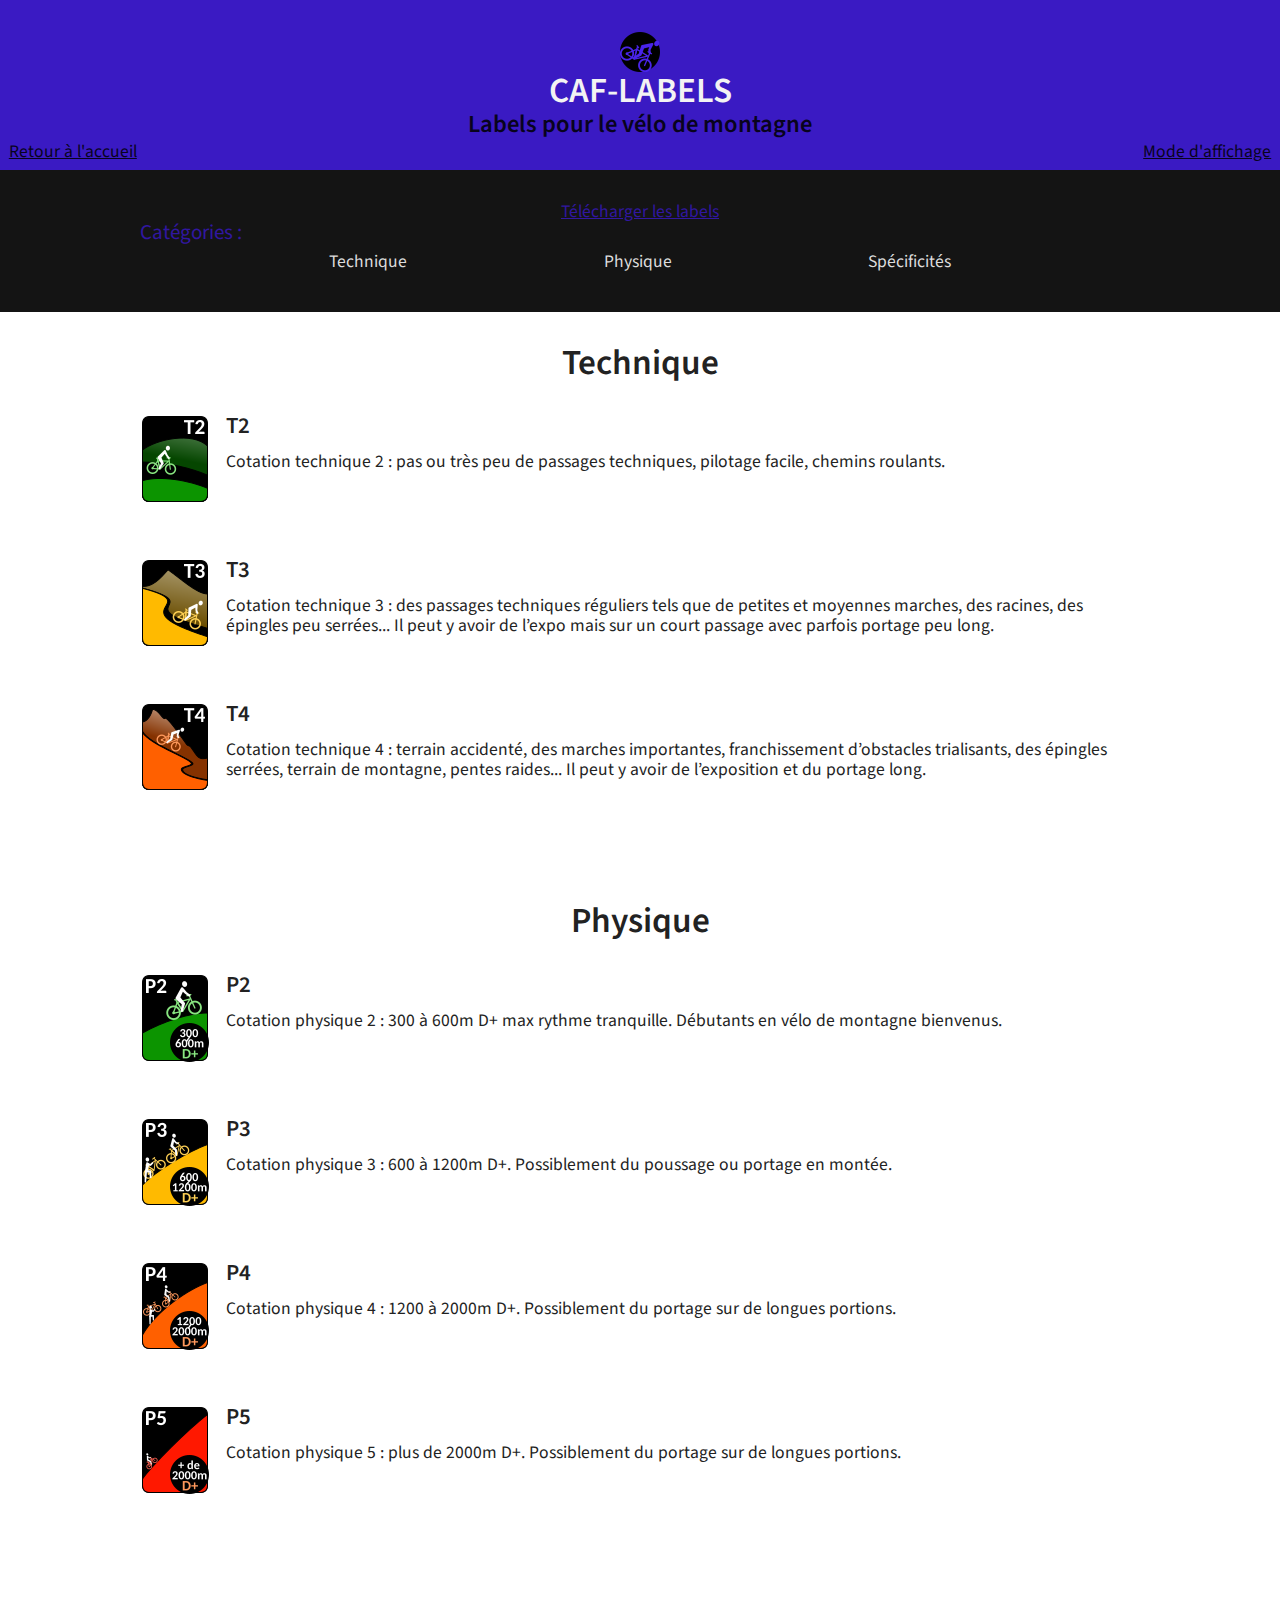
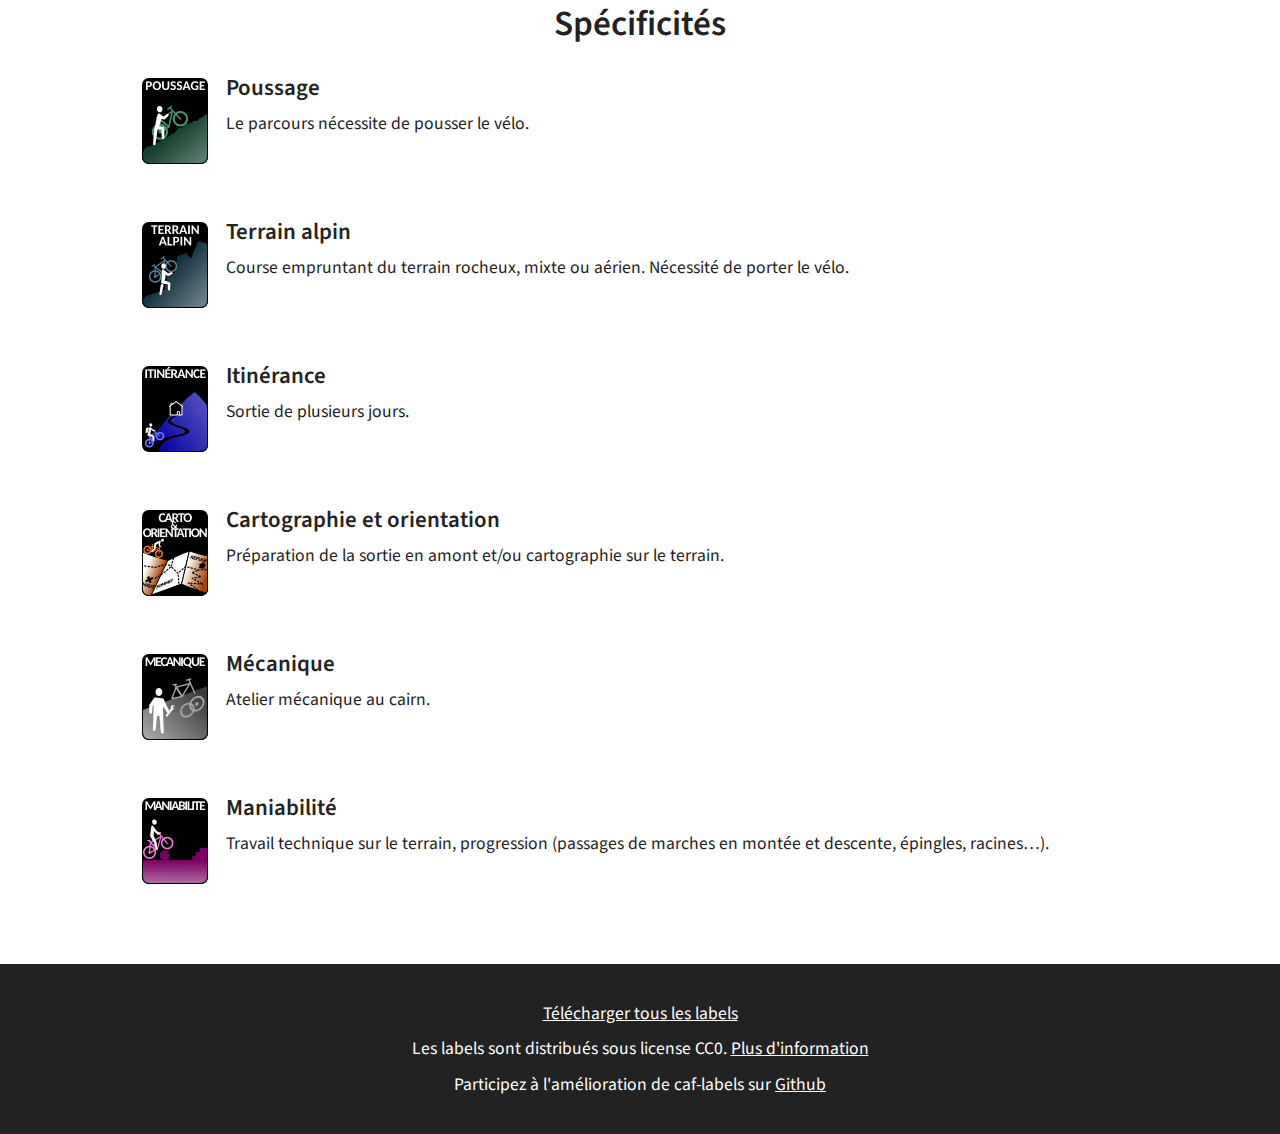
<file: docs/v2m/index.html>
<!DOCTYPE html>
<html lang="fr">
<head>
	<meta charset='utf-8' />
	<meta name="viewport" content="width=device-width, initial-scale=1.0" />
	<title>Vélo de Montagne - caf-labels</title>
	<meta name="description" content="Labels pour le vélo de montagne">
	<link rel="stylesheet" href="../styles.css">
	<link href="https://fonts.googleapis.com/css?family=Source+Sans+Pro:400,600" rel="stylesheet">
	<link rel="icon" type="image/png" href="v2m.ico">
</head>
<body class="v2m">
  <header>
		<div id="container">
			<img src="v2m.png" alt="piolet">
			<h1>CAF-LABELS</h1>
			<h4>Labels pour le vélo de montagne</h4>
			<a class="back-home" href="..">Retour à l'accueil</a>
			<a class="display-mode" onclick="switchMode()">Mode d'affichage</a>
		</div>
	</header>
	<div id="content">
		<a class="slider previous" onclick="prevSlide()">Précédent</a>
		<a class="slider next" onclick="nextSlide()">Suivant</a>
		<div class="categories">
		    <form action ="caf-labels-v2m.zip" method="get">
			    <button type="submit">Télécharger les labels</button>
		    </form>
            <div class="container">
				<h4>Catégories :</h4>
				<ul class="types">
				  <li class="type"><a href="#technique">Technique</a></li>
				  <li class="type"><a href="#physique">Physique</a></li>
				  <li class="type"><a href="#specific">Spécificités</a></li>
				</ul>
			</div>
        </div>
		<section id="technique" class="showing">
			<h2>Technique</h2>
			<div id="20-t2" class="item showing">
				<img class="small" onclick="select('20-t2');" src="70x90/20-t2.png" alt="t2" title="T2">
				<img onclick="unselect();" class="hidden" src="210x270/20-t2.png" alt="t2" title="T2">
				<div>
					<h4>T2</h4>
				    <p>Cotation technique 2 : pas ou très peu de passages techniques, pilotage facile, chemins roulants.</p>
				</div>
			</div>

			<div id="21-t3" class="item">
				<img class="small" onclick="select('21-t3');" src="70x90/21-t3.png" alt="t3" title="T3">
				<img onclick="unselect();" class="hidden" src="210x270/21-t3.png" alt="t3" title="T3">
				<div>
					<h4>T3</h4>
					<p>Cotation technique 3 : des passages techniques réguliers tels que de petites et moyennes marches, des racines, des épingles peu serrées... Il peut y avoir de l’expo mais sur un court passage avec parfois portage peu long.</p>
				</div>
			</div>

			<div id="22-t4" class="item">
				<img class="small" onclick="select('22-t4');" src="70x90/22-t4.png" alt="t4" title="T4">
				<img onclick="unselect();" class="hidden" src="210x270/22-t4.png" alt="t4" title="T4">
				<div>
					<h4>T4</h4>
				    <p>Cotation technique 4 : terrain accidenté, des marches importantes, franchissement d’obstacles trialisants, des épingles serrées, terrain de montagne, pentes raides... Il peut y avoir de l’exposition et du portage long.</p>
				</div>
			</div>
		</section>

		<section id="physique">
			<h2>Physique</h2>
			<div id="30-p2" class="item">
				<img class="small" onclick="select('30-p2');" src="70x90/30-p2.png" alt="p2" title="P2">
				<img onclick="unselect();" class="hidden" src="210x270/30-p2.png" alt="p2" title="P2">
				<div>
					<h4>P2</h4>
				    <p>Cotation physique 2 : 300 à  600m D+ max rythme tranquille. Débutants en vélo de montagne bienvenus.</p>
				</div>
			</div>

			<div id="31-p3" class="item">
				<img class="small" onclick="select('31-p3');" src="70x90/31-p3.png" alt="p3" title="P3">
				<img onclick="unselect();" class="hidden" src="210x270/31-p3.png" alt="p3" title="P3">
				<div>
					<h4>P3</h4>
				    <p>Cotation physique 3 : 600 à 1200m D+. Possiblement du poussage ou portage en montée.</p>
				</div>
			</div>

			<div id="32-p4" class="item">
				<img class="small" onclick="select('32-p4');" src="70x90/32-p4.png" alt="p4" title="P4">
				<img onclick="unselect();" class="hidden" src="210x270/32-p4.png" alt="p4" title="P4">
				<div>
					<h4>P4</h4>
				    <p>Cotation physique 4 : 1200 à 2000m D+. Possiblement du portage sur de longues portions.</p>
				</div>
			</div>

			<div id="33-p5" class="item">
				<img class="small" onclick="select('33-p5');" src="70x90/33-p5.png" alt="p5" title="P5">
				<img onclick="unselect();" class="hidden" src="210x270/33-p5.png" alt="p5" title="P5">
				<div>
					<h4>P5</h4>
				    <p>Cotation physique 5 : plus de 2000m D+. Possiblement du portage sur de longues portions.</p>
				</div>
			</div>
		</section>

		<section id="specific">
			<h2>Spécificités</h2>
			<div id="15-poussage" class="item">
				<img class="small" onclick="select('15-poussage');" src="70x90/15-poussage.png" alt="poussage" title="Poussage">
				<img onclick="unselect();" class="hidden" src="210x270/15-poussage.png" alt="poussage" title="Poussage">
				<div>
					<h4>Poussage</h4>
				    <p>Le parcours nécessite de pousser le vélo.</p>
				</div>
			</div>

			<div id="16-terrain-alpin" class="item">
				<img class="small" onclick="select('16-terrain-alpin');" src="70x90/16-terrain-alpin.png" alt="terrain-alpin" title="Terrain alpin">
				<img onclick="unselect();" class="hidden" src="210x270/16-terrain-alpin.png" alt="terrain-alpin" title="Terrain alpin">
				<div>
					<h4>Terrain alpin</h4>
				    <p>Course empruntant du terrain rocheux, mixte ou aérien. Nécessité de porter le vélo.</p>
				</div>
			</div>

			<div id="14-itinerance" class="item">
				<img class="small" onclick="select('14-itinerance');" src="70x90/14-itinerance.png" alt="itinérance" title="Itinérance">
				<img onclick="unselect();" class="hidden" src="210x270/14-itinerance.png" alt="itinérance" title="Itinérance">
				<div>
					<h4>Itinérance</h4>
				    <p>Sortie de plusieurs jours.</p>
				</div>
			</div>

			<div id="11-carto-orientation" class="item">
				<img class="small" onclick="select('11-carto-orientation');" src="70x90/11-carto-orientation.png" alt="carto-orientation" title="Cartographie et orientation">
				<img onclick="unselect();" class="hidden" src="210x270/11-carto-orientation.png" alt="carto-orientation" title="Cartographie et orientation">
				<div>
					<h4>Cartographie et orientation</h4>
				    <p>Préparation de la sortie en amont et/ou cartographie sur le terrain.</p>
				</div>
			</div>

			<div id="12-mecanique" class="item">
				<img class="small" onclick="select('12-mecanique');" src="70x90/12-mecanique.png" alt="mécanique" title="Mécanique">
				<img onclick="unselect();" class="hidden" src="210x270/12-mecanique.png" alt="mécanique" title="Mécanique">
				<div>
					<h4>Mécanique</h4>
				    <p>Atelier mécanique au cairn.</p>
				</div>
			</div>

			<div id="13-maniabilite" class="item">
				<img class="small" onclick="select('13-maniabilite');" src="70x90/13-maniabilite.png" alt="maniabilité" title="Maniabilité">
				<img onclick="unselect();" class="hidden" src="210x270/13-maniabilite.png" alt="maniabilité" title="Maniabilité">
				<div>
					<h4>Maniabilité</h4>
				    <p>Travail technique sur le terrain, progression (passages de marches en montée et descente, épingles, racines…).</p>
				</div>
			</div>
		</section>

	</div>
	<footer>
		<div>
			<form action ="../caf-labels.zip" method="get">
				<button type="submit">Télécharger tous les labels</button>
			</form>
		</div>
		<div>
			Les labels sont distribués sous license CC0.
			<a href="https://creativecommons.org/share-your-work/public-domain/cc0" target="_blank" rel="noopener noreferrer">
				Plus d'information
			</a>
		</div>
		<div>
			Participez à l'amélioration de caf-labels sur <a href="https://github.com/Artesonraju/caf-labels" target="_blank" rel="noopener noreferrer">Github</a>
		</div>
	</footer>
  <script src="../script.js"></script>
</html>
</file>
<file: docs/styles.css>
html, body, div, span, applet, object, iframe,
h1, h2, h3, h4, h5, h6, p, blockquote, pre,
a, abbr, acronym, address, big, cite, code,
del, dfn, em, img, ins, kbd, q, s, samp,
small, strike, strong, sub, sup, tt, var,
b, u, i, center,
dl, dt, dd, ol, ul, li,
fieldset, form, label, legend,
table, caption, tbody, tfoot, thead, tr, th, td,
article, aside, canvas, details, embed,
figure, figcaption, footer, header, hgroup,
menu, nav, output, ruby, section, summary,
time, mark, audio, video {
	margin: 0;
	padding: 0;
	border: 0;
	font-size: 100%;
	font: inherit;
	vertical-align: baseline;
}

a {
    color: inherit;
    text-decoration: inherit;
}

body {
  font-size: 1.1em; /* currently ems cause chrome bug misinterpreting rems on body element */
  line-height: 1.1;
  font-weight: 400;
  font-family: "Source Sans Pro",Helvetica,Arial,sans-serif;
  color: #222;
}

.container {
	max-width: 1000px;
	margin: 0 auto;
}

header {
  position: relative;
  padding: 2rem 0.5rem 2rem 0.5rem;
}

.racine {
  background-color: #c0c0c0;
  color: #222;
}

.ski-rando header {
  background-color: #12657B;
  color: #02171E;
}

.raquettes header {
  background-color: #126C16;
  color: #021b04;
}

.formations header {
  background-color: #901317;
  color: #210202;
}

.alpi header {
  background-color: #d8ac03;
  color: #322700;
}

.v2m header {
  background-color: #3a1ac3;
  color: #08031d;
}

header h1 {
  font-weight: 600;
  font-size: 2em;
  text-align: center;
  color: #f3f3f3;
}

.racine header h1 {
  color: #030303;
}

header img {
	display: block;
	margin: auto;
	width: 40px;
}

header h4 {
  font-weight: 600;
  font-size: 1.4em;
  text-align: center;#specific
  margin: 0;
}

header a {
	position: absolute;
	cursor: pointer;
    text-decoration: underline;
}

header a:hover {
	filter: brightness(140%);
    text-decoration: underline;
}

.icons {
    margin: 0 auto;
    width: 200px;
}

.icons img{
    display: inline-block;
}

.display-mode {
	bottom: 0.5em;
	right: 0.5em;
}

.back-home {
	bottom: 0.5em;
	left: 0.5em;
}

.categories {
	padding: 2rem 1rem 2rem;
	background-color: #141414;
}

.racine .categories{
  color: #bbb;
}

.ski-rando .categories{
  color: #0C85A5;
}

.raquettes .categories{
  color: #23a82c;
}

.formations .categories{
  color: #C33737;
}

.alpi .categories{
  color: #d1a501;
}

.v2m .categories{
  color: #3117a1;
}

button {
    color: inherit;
	background: none;
	border: none;
	padding: 0;
	font: inherit;
	cursor: pointer;
	outline: inherit;
    text-decoration: underline;
}

.categories form {
    text-align: center;
}

.categories h4{
	font-size: 1.2em;
}

.categories ul {
	padding-top: 0.5rem;
	list-style-type: none;
	display: flex;
	flex-direction: row;
	flex-wrap: wrap;
	justify-content: space-evenly;
}

.categories li {
	padding: 0 0.5rem 0 0.5rem;
	padding-bottom: 0.5rem;
}

.categories a {
	color: #ddd;
}

.categories a:hover, .categories button:hover {
	filter: brightness(80%);
    text-decoration: underline;
}

.slides {
	position: relative;
}

.slides .categories {
	display: none;
}

section {
	max-width: 1000px;
	margin: auto;
	padding: 2rem 0.5rem 2.5rem 0.5rem;
}

section h2 {
    font-weight: 600;
    font-size: 2em;
    text-align: center;
	padding-bottom: 1rem;
}

.section-link{
    display: inline-block;
    vertical-align: middle;
    padding: 10px;
    min-width: 60%;
    text-decoration: underline;
}

.section-link img{
    vertical-align: middle;
    margin-right: 10px;
}

.section-link span:hover{
	filter: brightness(180%);
}

.racine #content a {
    display: block;
    margin: 1.5rem auto;
    padding: 0 1.5rem;
    max-width: 1000px;
}

.racine section {
    padding: 1rem 0.5rem;
    border-radius: 7px;
    text-align: center;
}

.racine .ski-rando{
  background-color: #12657B;
  color: #02171E;
}

.racine .raquettes {
  background-color: #126C16;
  color: #021b04;
}

.racine .formations {
  background-color: #901317;
  color: #210202;
}

.racine .alpi {
  background-color: #d8ac03;
  color: #322700;
}

.racine .v2m {
  background-color: #3a1ac3;
  color: #08031d;
}

.marquee {
    display: inline-block;
    vertical-align: middle;
    height: 90px;
    width: 210px;
    overflow: hidden;
    position: relative;
}

.marquee-inner {
  display: block;
  backface-visibility: hidden;
}

@keyframes marquee-ski-rando {
  0% { transform: none; }
  100% { transform: translateX(-490px); }
}

.ski-rando .marquee-inner {
  width: 700px;
  animation: marquee-ski-rando 7s linear infinite;
}

@keyframes marquee-raquettes {
  0% { transform: translateX(-210px); }
  100% { transform: none; }
}

.raquettes .marquee-inner {
  width: 420px;
  animation: marquee-raquettes 3s linear infinite;
}

@keyframes marquee-alpi {
  0% { transform: none; }
  100% { transform: translateX(-210px); }
}

.alpi .marquee-inner {
  width: 420px;
  animation: marquee-alpi 3s linear infinite;
}

@keyframes marquee-v2m {
  0% { transform: translateX(-490px); }
  100% { transform: none; }
}

.v2m .marquee-inner {
  width: 700px;
  animation: marquee-v2m 7s linear infinite;
}

@keyframes marquee-formations {
  0% { transform: none; }
  100% { transform: translateX(-420px); }
}

.formations .marquee-inner {
  width: 630px;
  animation: marquee-formations 6s linear infinite;
}

.slides section:not(.showing) {
	padding: 0;
}

.slides section:not(.showing) > h2 {
	display: none;
}

.slider {
	display: none;
}

.slides .slider {
	display: block;
	color: #222;
	position: absolute;
	top: 1em;
	cursor: pointer;
    text-decoration: underline;
}

.slides .slider:hover {
	filter: brightness(160%);
}

.slides .slider.previous {
	left : 1em;
}

.slides .slider.next {
	right: 1em;
}

.item {
	clear: both;
	padding-top: 1rem;
	padding-bottom: 2.5rem;
	min-height: 5.5rem;
}

.item.focus {
	padding-bottom: 4.5rem;
	min-height: 13.5rem;
}

.item img {
		float: left;
		margin-right: 1rem;
		cursor: pointer;
}

.item img.hidden {
	display: none;
}

.slides .item img {
	pointer-events: none;
}

.slides .item img {
	display: none;
}

.slides .item img:not(.small) {
	display: block;
}

.item h4 {
	padding-left: 0.5rem;
	padding-bottom: 0.5rem;
	font-weight: 600;
  font-size: 1.3em;
}

.item.focus h4 {
	padding-top: 2rem;
	font-weight: 600;
  font-size: 2em;
}

.item p {
	padding-top: 0.3rem;
}

.item.focus p {
	font-size: 1.3em;
}

.slides .item {
    display: none;
    opacity: 0;
    z-index: 1;
}

.slides .item.showing {
		display: block;
    opacity: 1;
    z-index: 2;
		padding-bottom: 5.5rem;
		min-height: 15.5rem;
}

.slides section h2 {
	font-size: 2.5em;
	padding-bottom: 4rem;
}

.slides .item h4 {
  font-size: 2.5em;
}

.slides .item p {
	font-size: 1.8em;
}

footer {
	color: #fff;
	background-color: #222;
	padding: 2rem 0.5rem 2rem 0.5rem;
	text-align: center;
}

footer > div {
	padding: 0.5rem 0 0.5rem;
}

footer a{
	color: inherit;
    text-decoration: underline;
}

footer a:hover, footer button:hover{
	filter: brightness(70%);
}

.racine footer {
  background-color: #c0c0c0;
  color: #222;
}

.racine footer a:hover, .racine footer button:hover{
	filter: brightness(180%);
}
</file>
